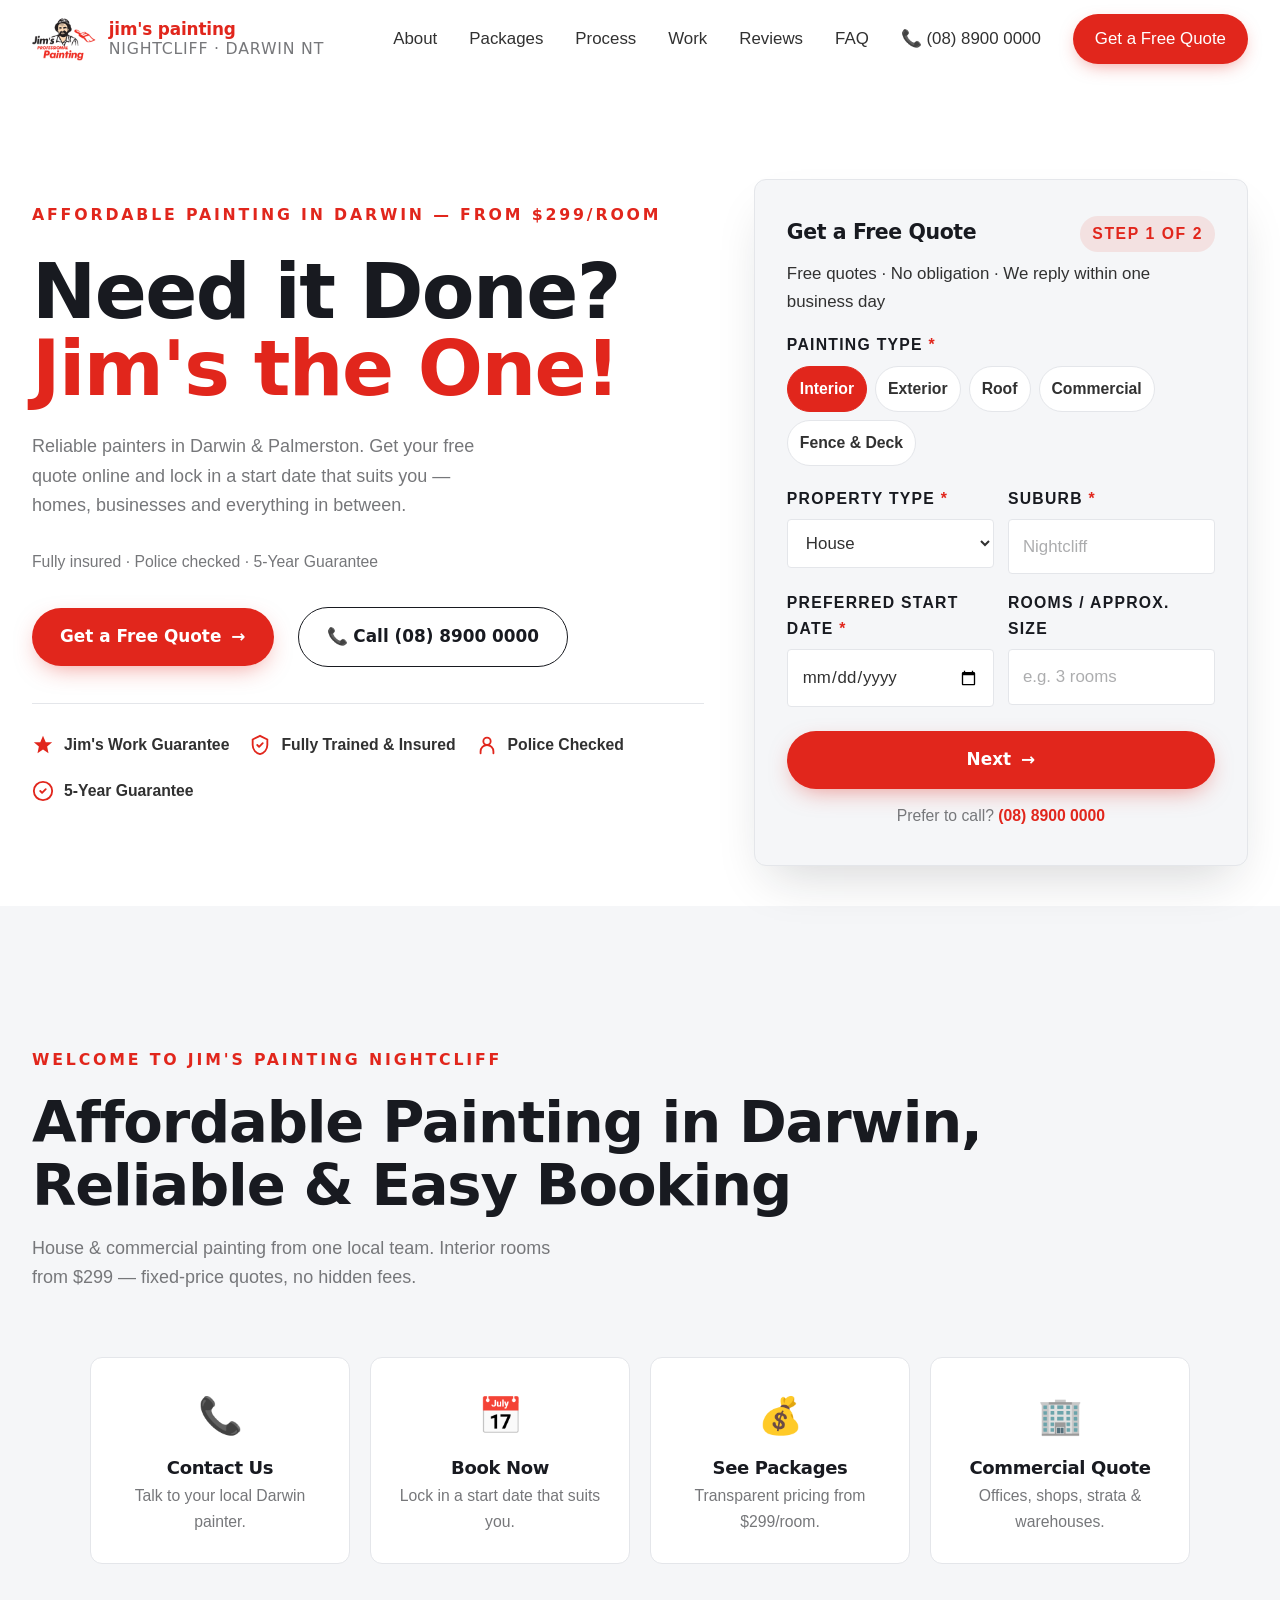
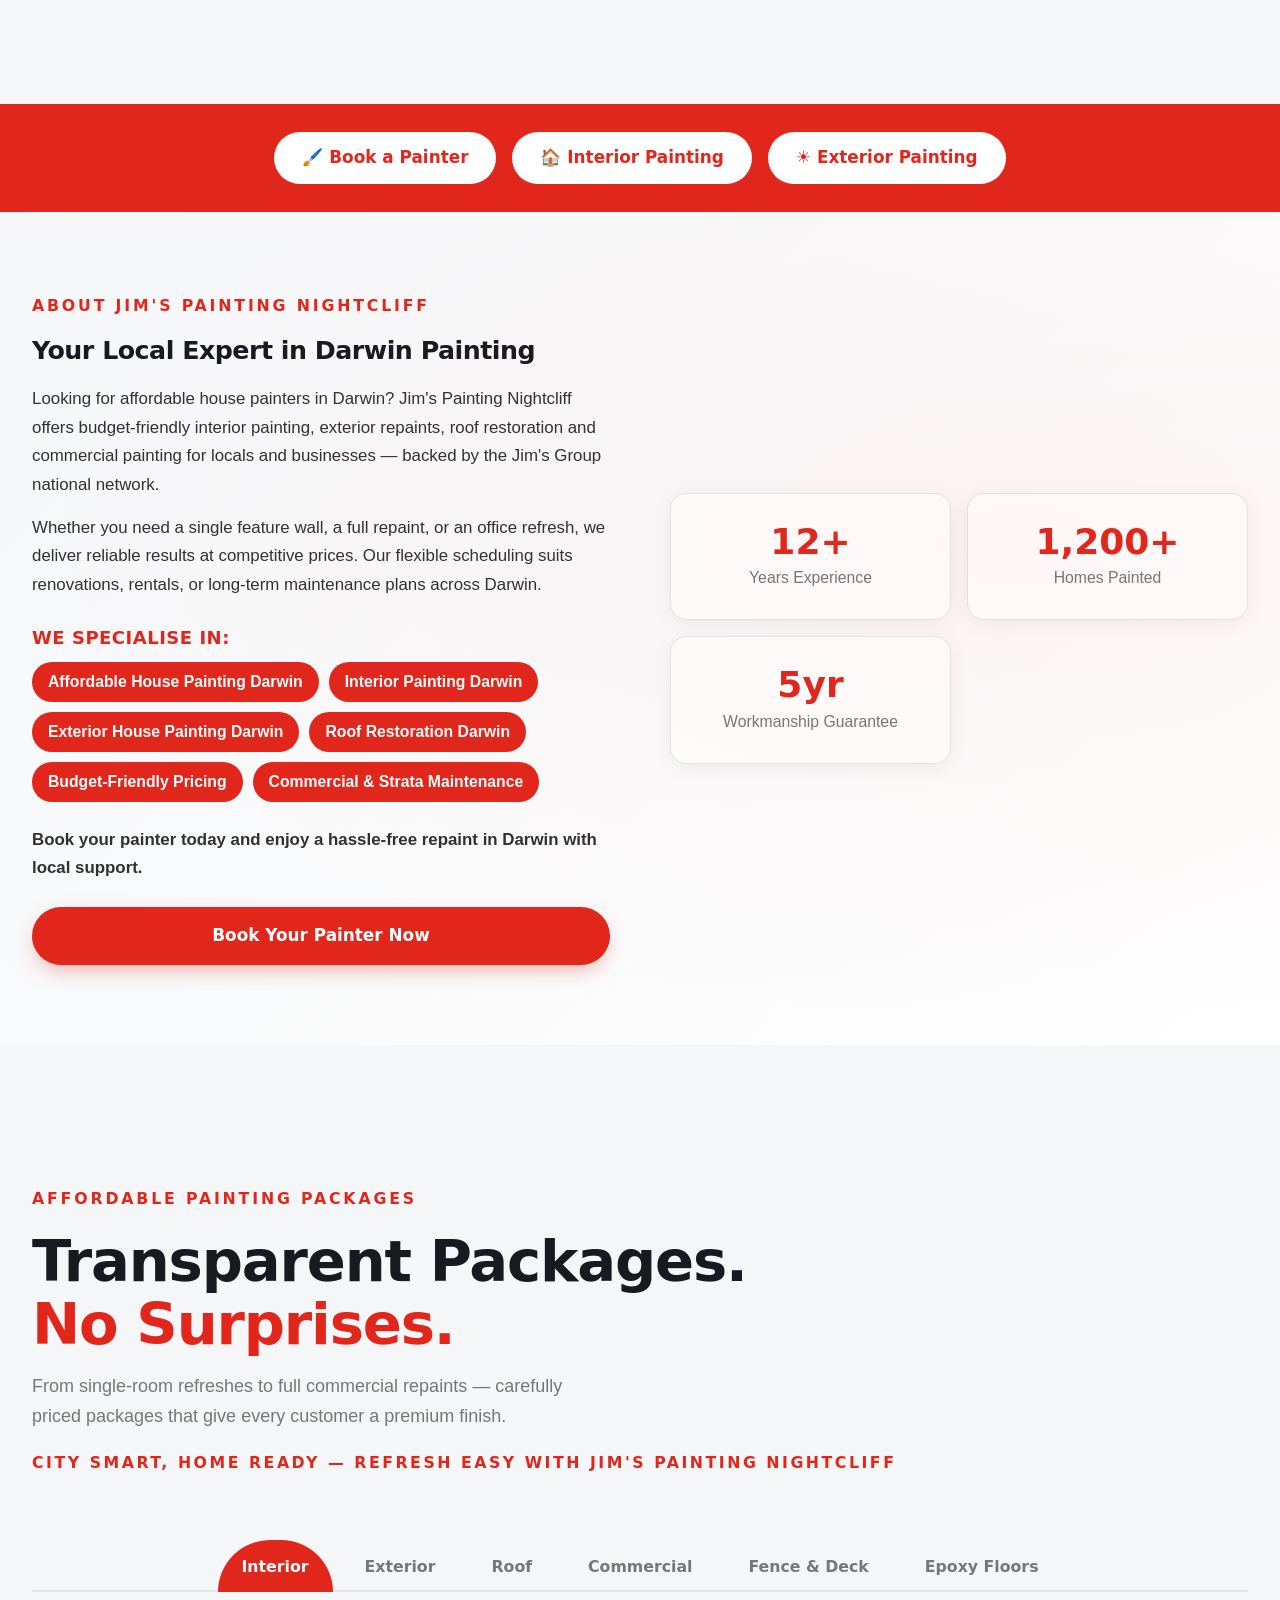
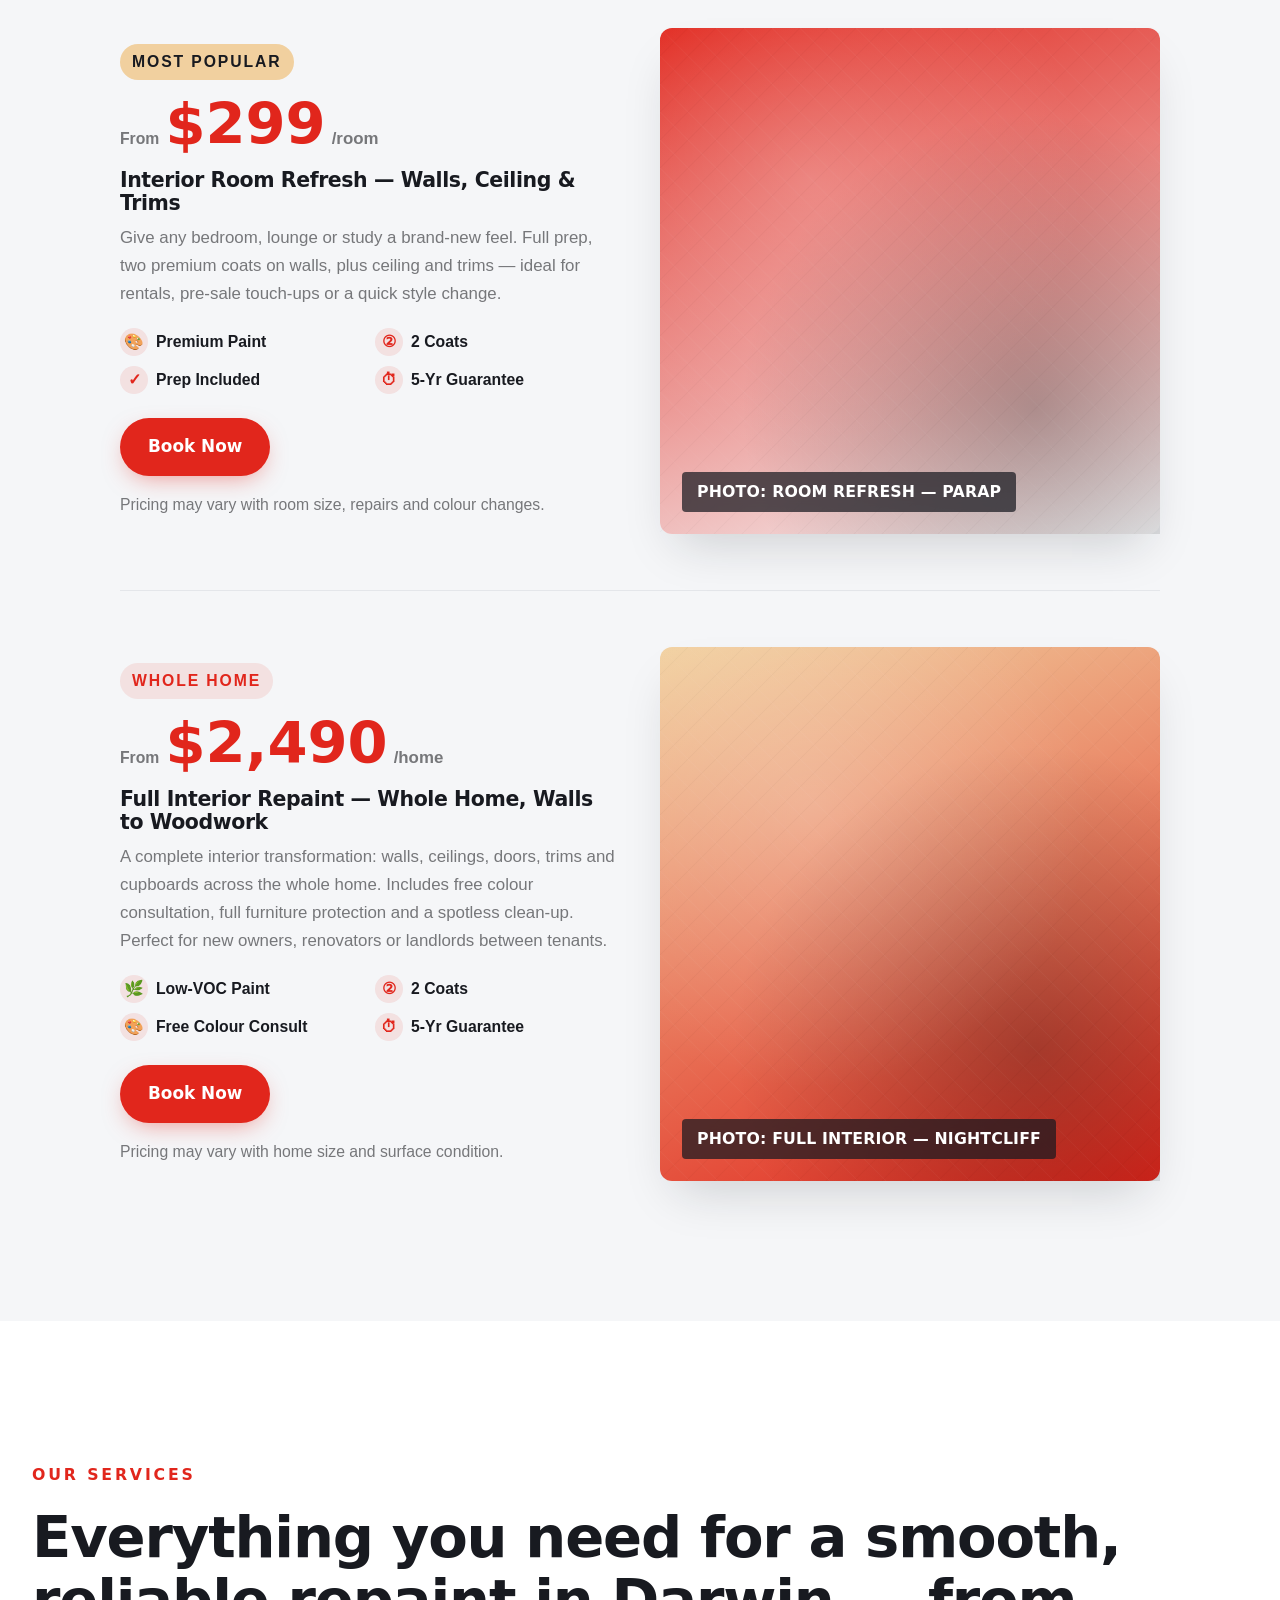
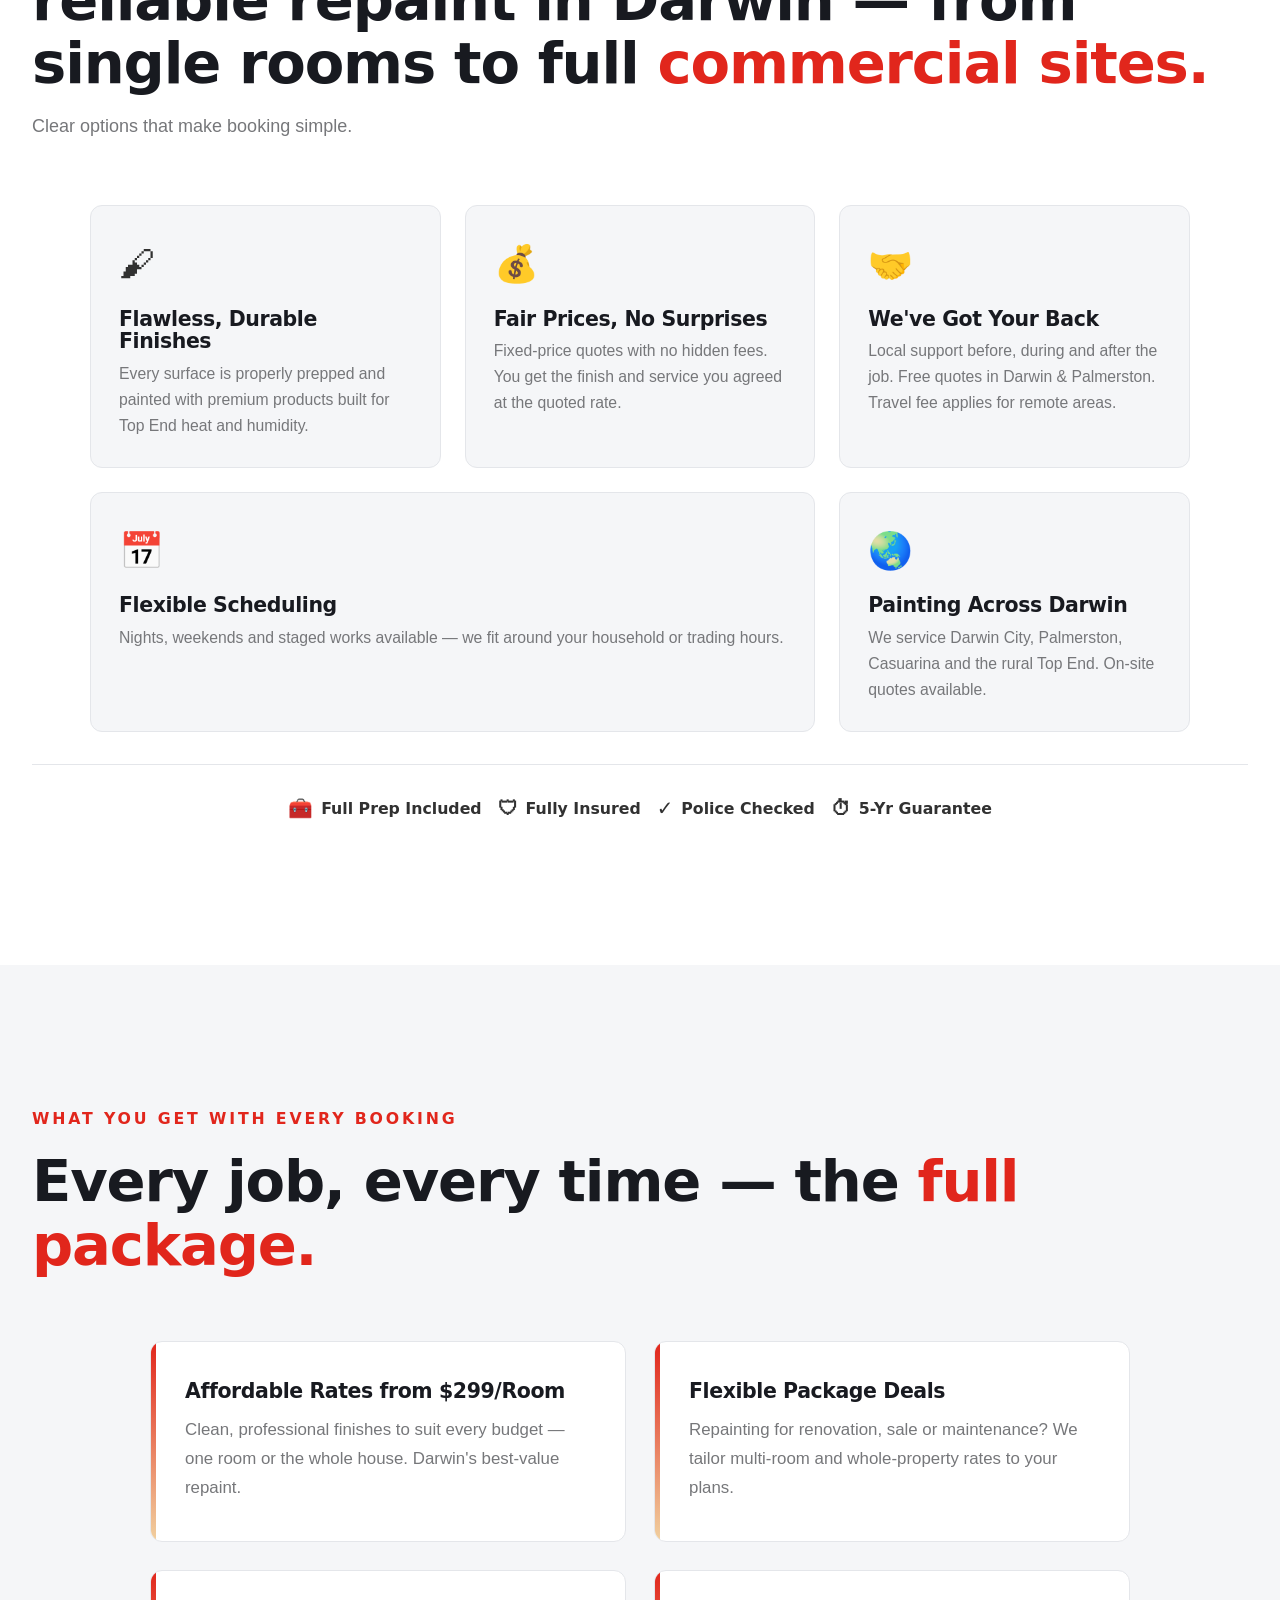
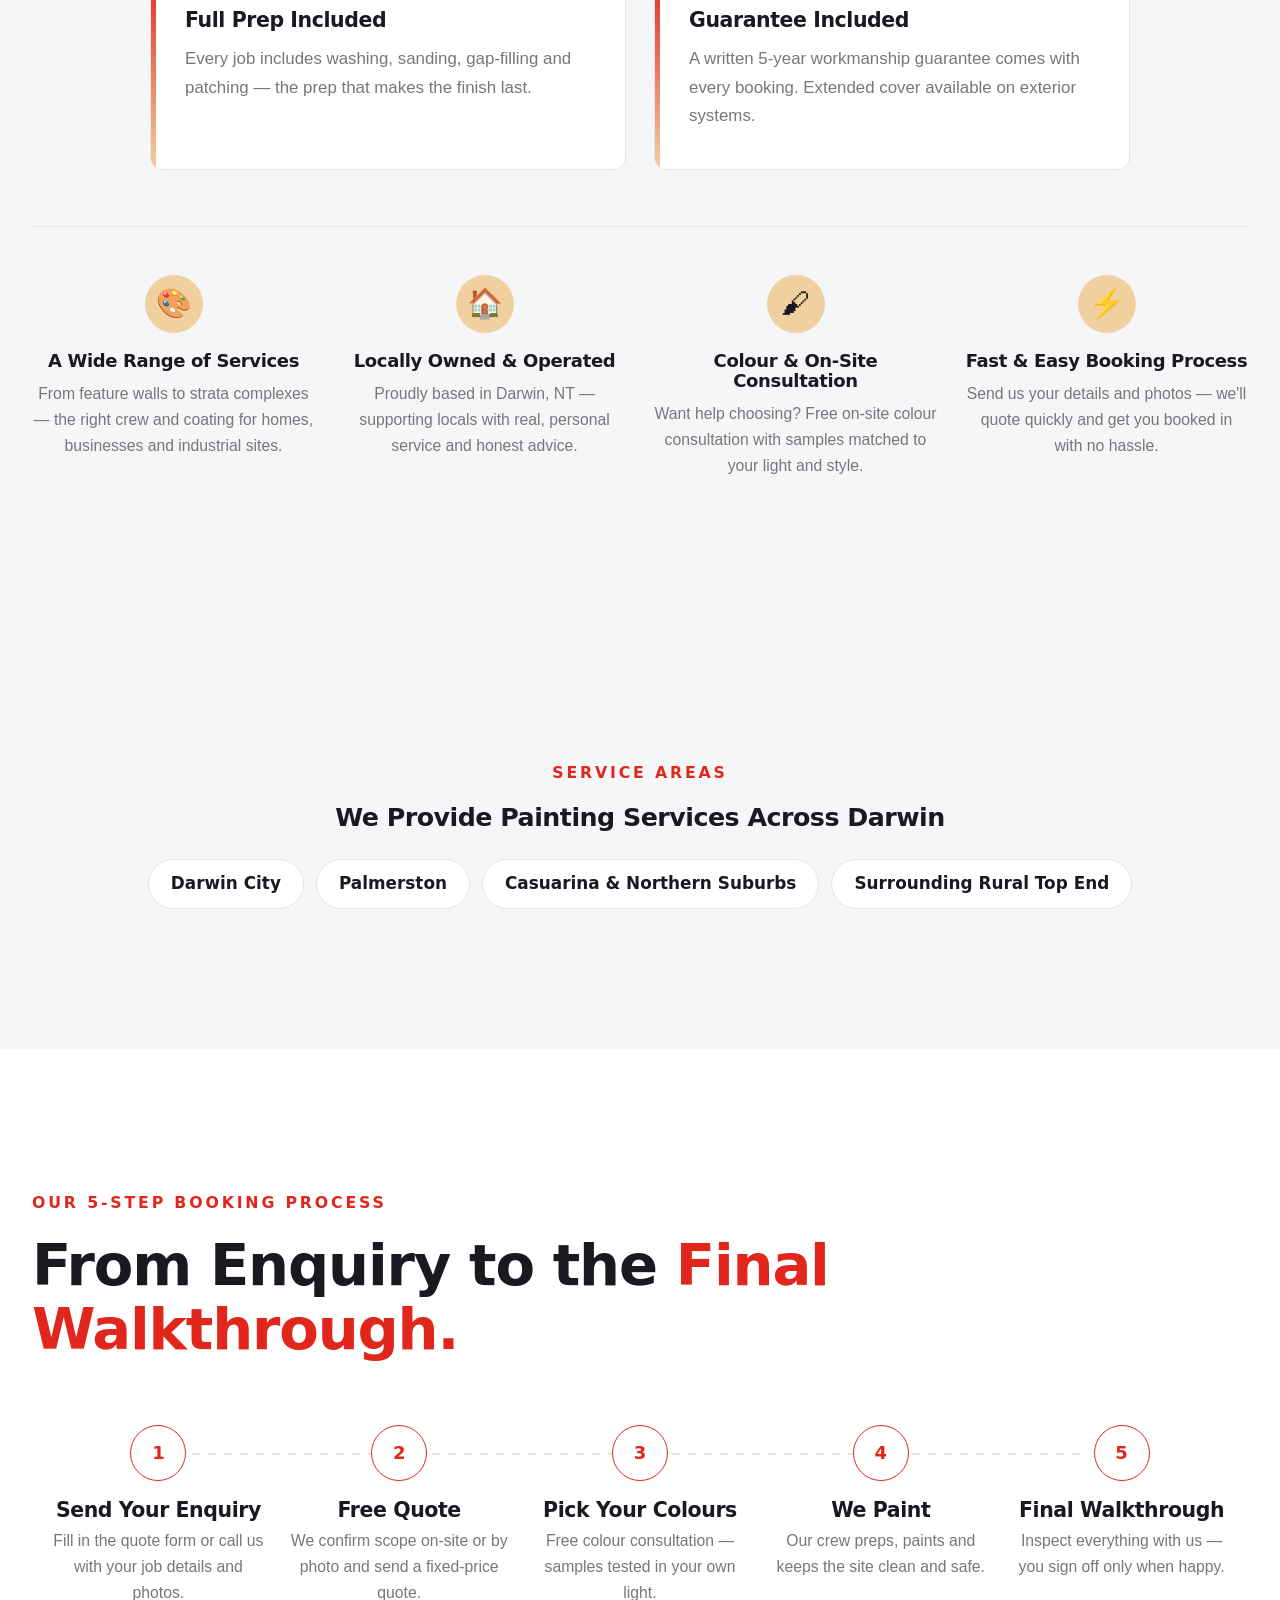
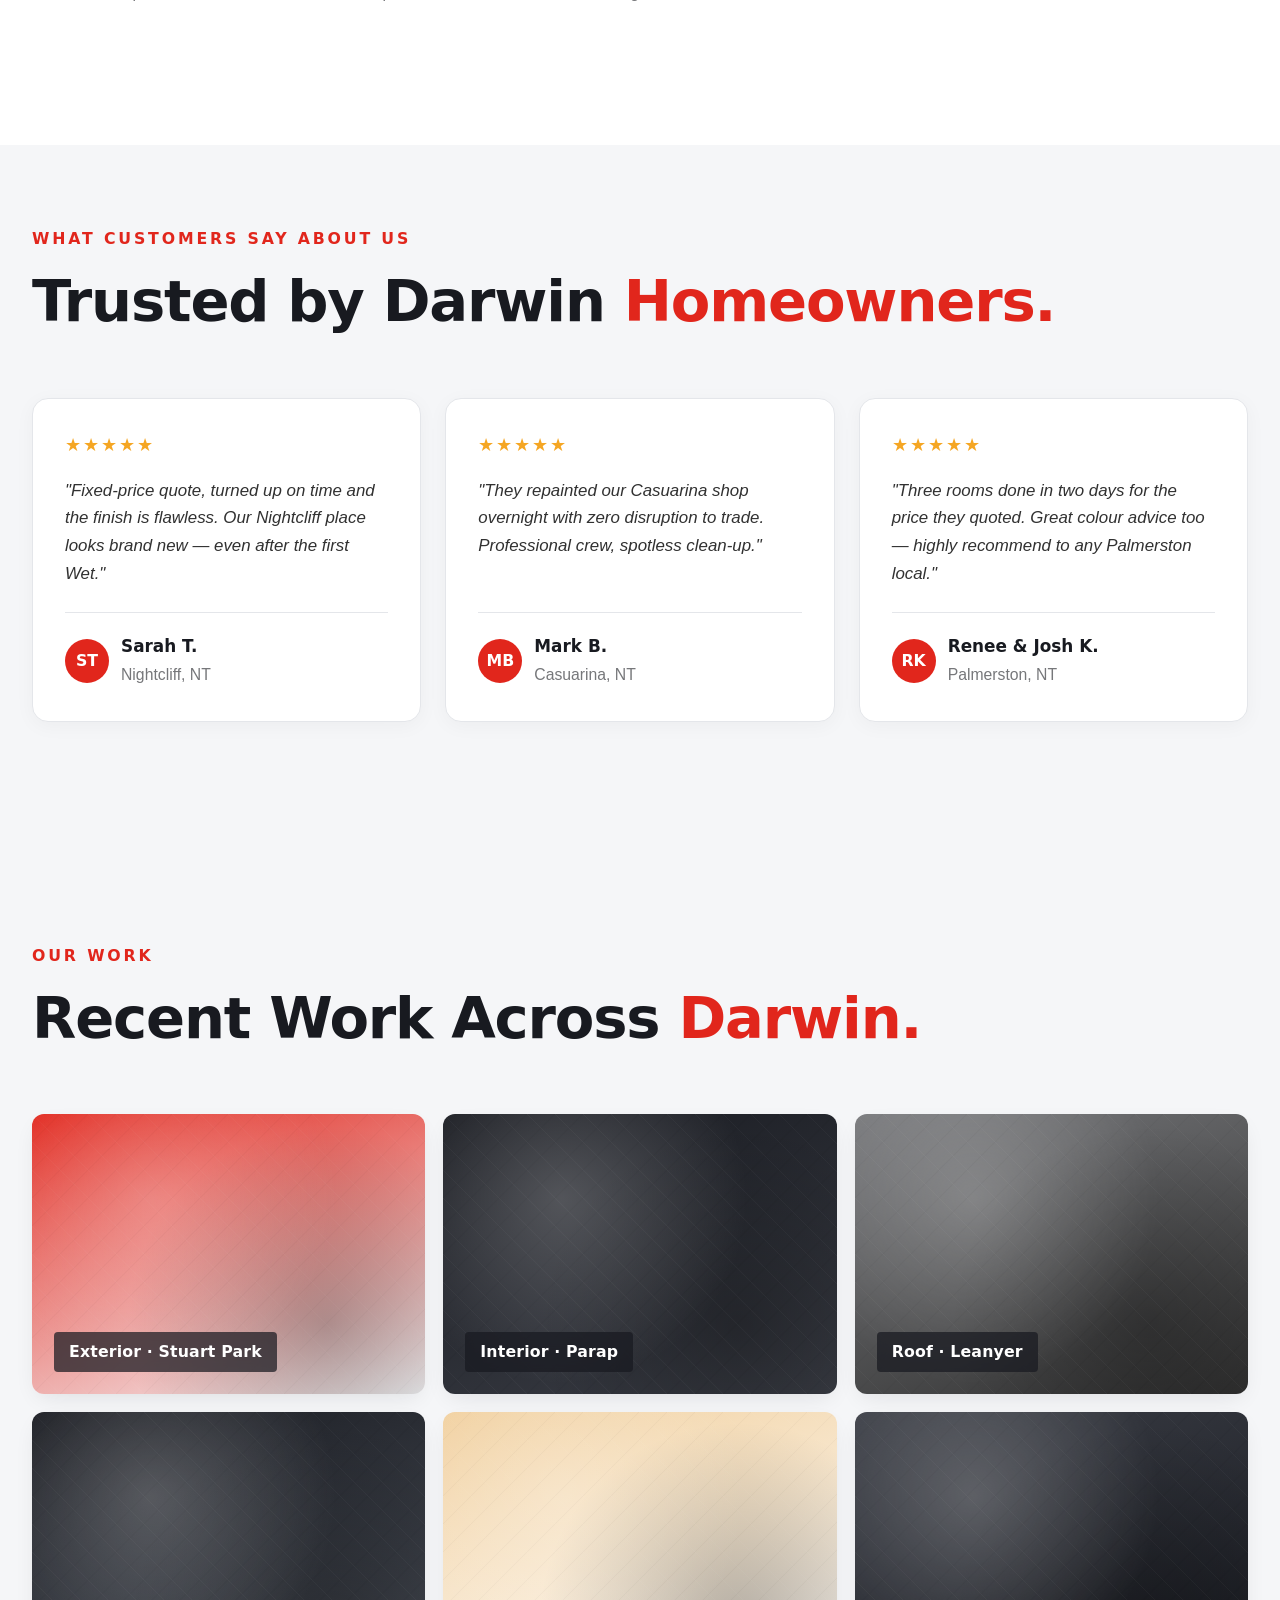
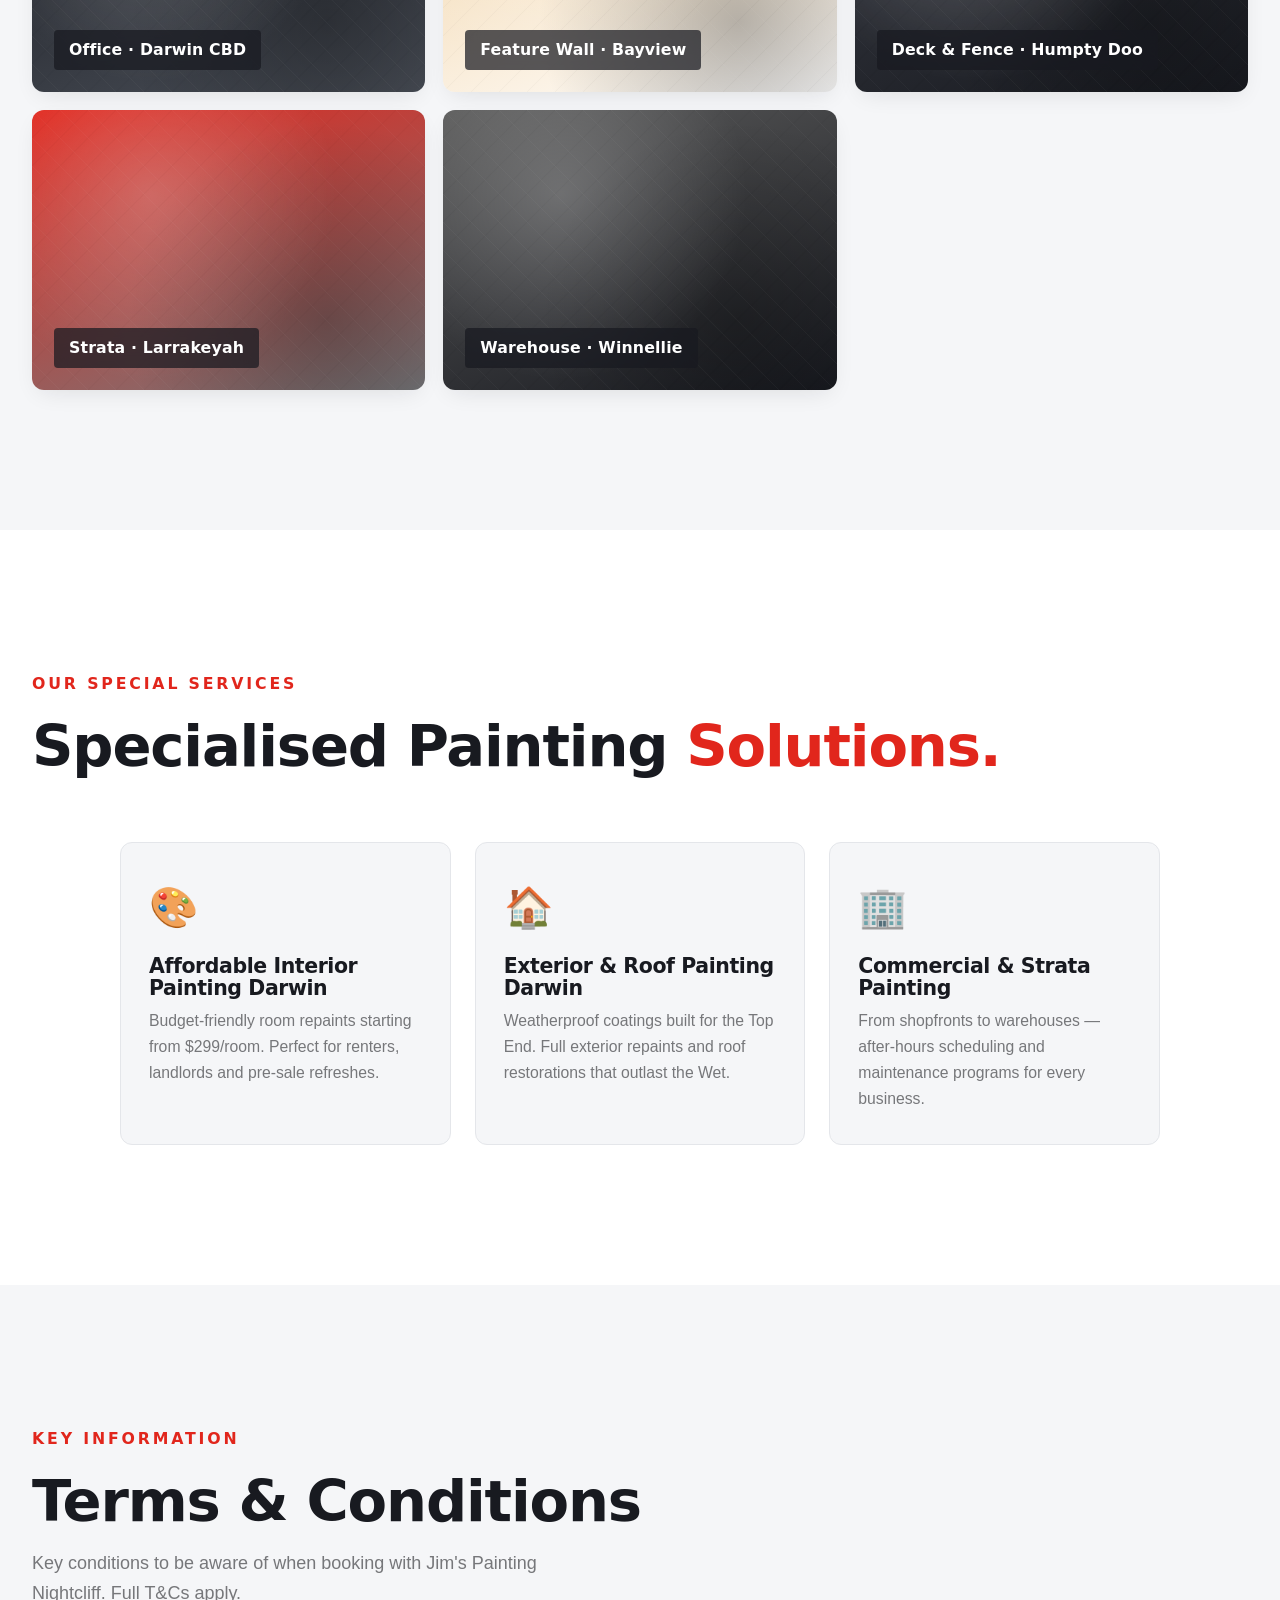
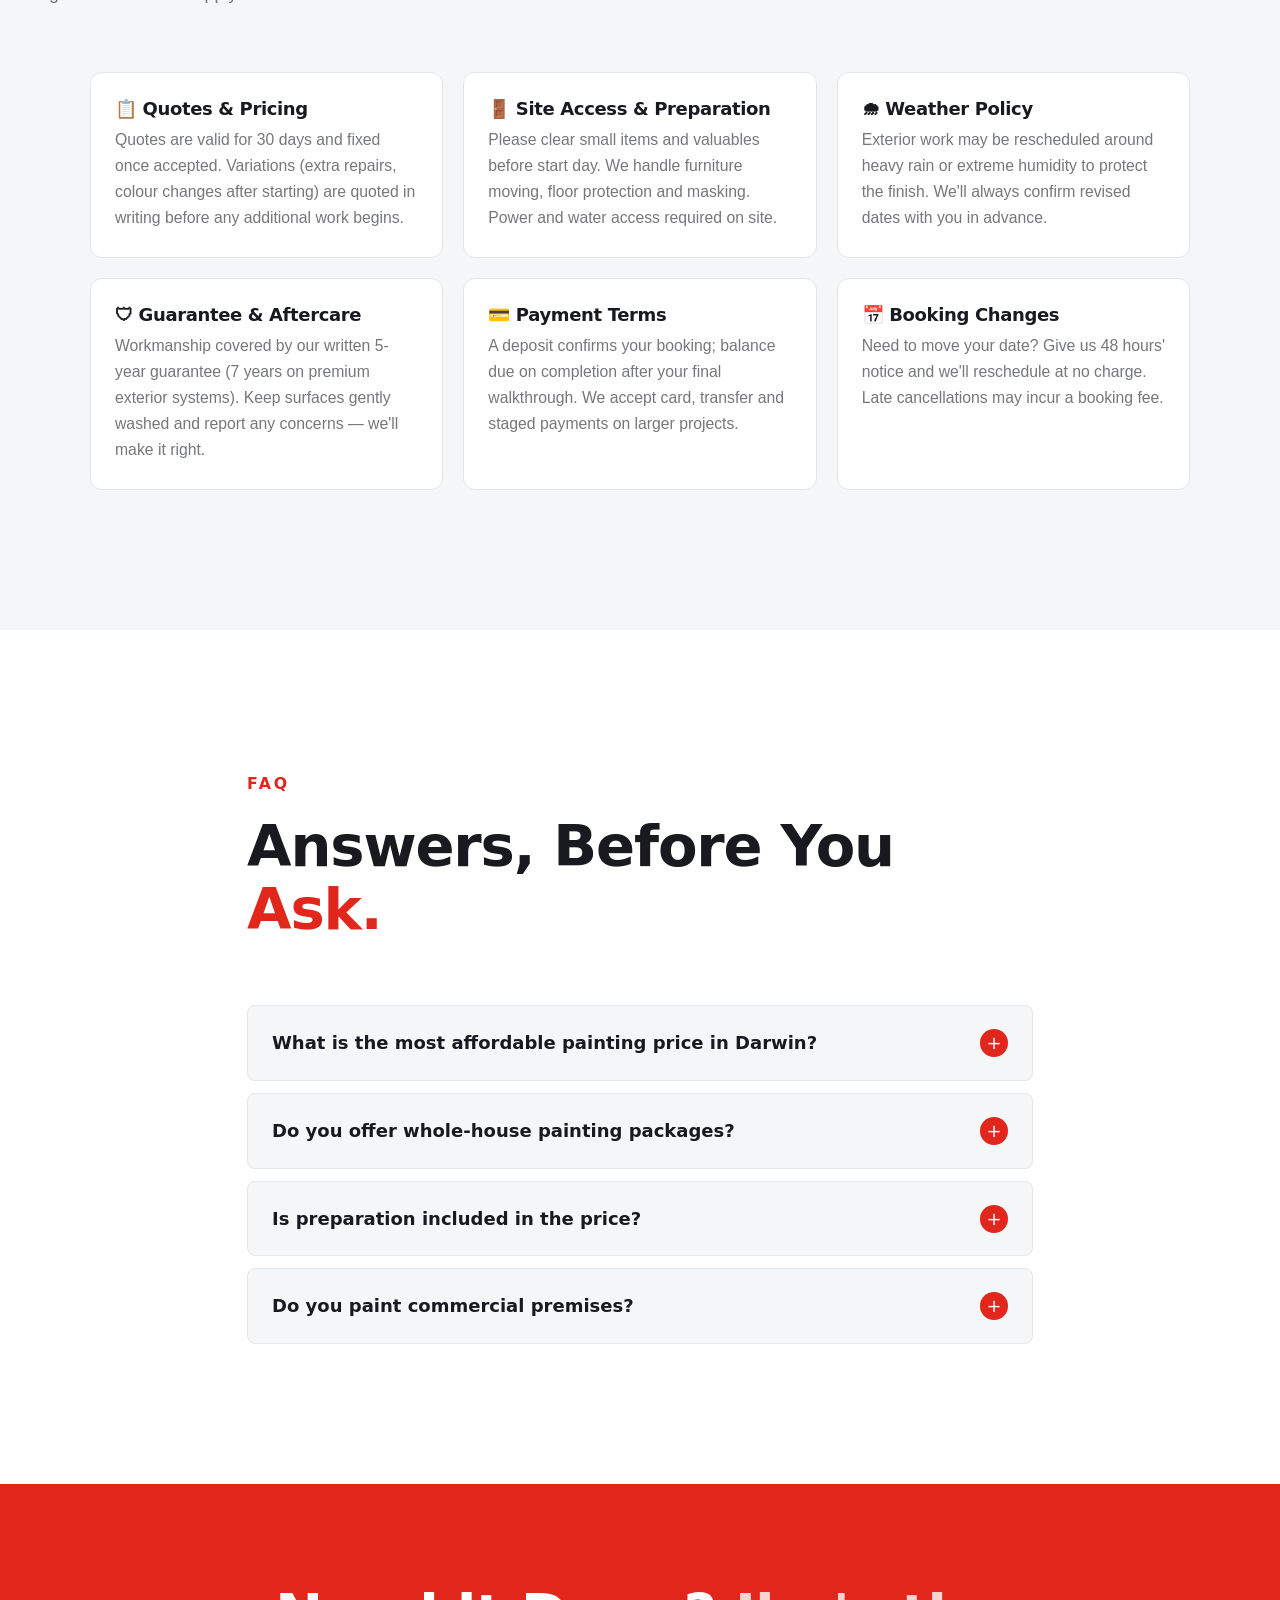
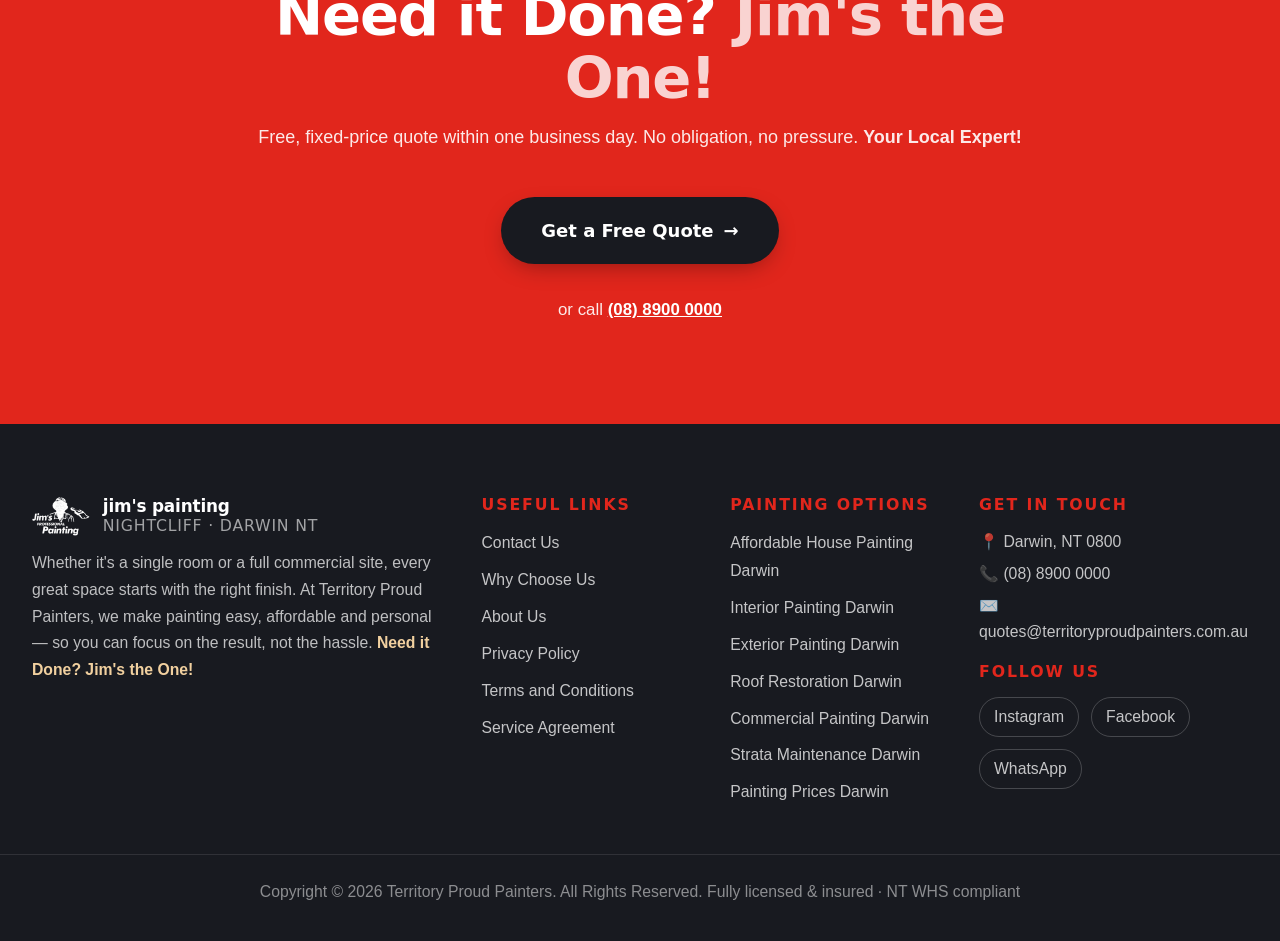
<file: index.html>
<!DOCTYPE html>
<html lang="en-AU">
<head>
<meta charset="UTF-8">
<meta name="viewport" content="width=device-width, initial-scale=1.0">
<title>Jim's Painting Nightcliff — Affordable Painters Darwin | From $299/Room</title>
<meta name="description" content="Jim's Painting Nightcliff — affordable house & commercial painting in Darwin from $299/room. Backed by Jim's Group. Fixed-price quotes, 5-year guarantee, police-checked crews. Need it Done? Jim's the One!">
<meta name="theme-color" content="#e1261c">

<meta property="og:title" content="Jim's Painting Nightcliff — Affordable Painters Darwin">
<meta property="og:description" content="From $299/room. Fixed-price quotes, 5-year guarantee. Backed by Jim's Group. Need it Done? Jim's the One!">
<meta property="og:type" content="website">

<link rel="canonical" href="https://jimspaintingnightcliff.com.au/">
<link rel="preconnect" href="https://fonts.googleapis.com">
<link rel="stylesheet" href="css/styles.css?v=jpn3">

<script type="application/ld+json">
{
  "@context": "https://schema.org",
  "@type": "HousePainter",
  "name": "Jim's Painting Nightcliff",
  "description": "Affordable house & commercial painting in Darwin, backed by Jim's Group. Interior, exterior, roof, commercial painting from $299/room.",
  "parentOrganization": {"@type":"Organization","name":"Jim's Group","url":"https://jimspainting.com.au"},
  "slogan": "Need it Done? Jim's the One!",
  "areaServed": ["Darwin","Palmerston","Casuarina","Nightcliff","Top End NT"],
  "telephone": "+61 8 8900 0000",
  "email": "quotes@territoryproudpainters.com.au",
  "priceRange": "From $299/room",
  "address": {"@type":"PostalAddress","addressLocality":"Darwin","addressRegion":"NT","postalCode":"0800","addressCountry":"AU"}
}
</script>
<style>
  /* Futura isn't a web font — load it via font-face if licensed, else rely on system fallbacks.
     Arial is universally available. The --font-head/--font-body tokens in styles.css handle the stack. */
</style>
</head>
<body>

<div class="scroll-progress" id="scrollProgress"></div>

<!-- ============ HEADER ============ -->
<header class="header" id="top">
  <div class="wrap header-row">
    <a href="#top" class="brand" aria-label="Jim's Painting Nightcliff — home">
      <img src="assets/img/jims-painting-logo.png" alt="Jim's Painting" class="brand-logo" width="140" height="95">
      <span class="brand-text"><strong>jim's painting</strong><small>NIGHTCLIFF · DARWIN NT</small></span>
    </a>
    <nav class="nav" id="nav" aria-label="Primary">
      <a href="#welcome">About</a>
      <a href="#packages">Packages</a>
      <a href="#process">Process</a>
      <a href="#gallery">Work</a>
      <a href="#reviews">Reviews</a>
      <a href="#faq">FAQ</a>
      <a href="tel:+61889000000" class="nav-phone">📞 (08) 8900 0000</a>
      <a href="#quote" class="nav-cta">Get a Free Quote</a>
    </nav>
    <button class="burger" id="burger" aria-label="Menu" aria-expanded="false"><span></span><span></span></button>
  </div>
</header>

<main>
<!-- ============ HERO ============ -->
<section class="hero" id="quote">
  <div class="wrap hero-grid">
    <div class="hero-copy reveal">
      <span class="eyebrow">Affordable Painting in Darwin — From $299/Room</span>
      <h1>Need it Done?<br><em>Jim's the One!</em></h1>
      <p class="hero-sub">Reliable painters in Darwin &amp; Palmerston. Get your free quote online and lock in a start date that suits you — homes, businesses and everything in between.</p>

      <div class="hero-trust">
        <span>Fully insured · Police checked · 5-Year Guarantee</span>
      </div>

      <div class="hero-ctas">
        <a href="#quote-form-card" class="btn btn-primary magnetic" data-magnetic>Get a Free Quote <span>→</span></a>
        <a href="tel:+61889000000" class="btn btn-outline">📞 Call (08) 8900 0000</a>
      </div>

      <div class="franchise-badges">
        <span class="f-badge">
          <svg viewBox="0 0 24 24" fill="currentColor"><path d="M12 2l3 7h7l-5.5 4.5L18 21l-6-4-6 4 1.5-7.5L2 9h7z"/></svg>
          Jim's Work Guarantee
        </span>
        <span class="f-badge">
          <svg viewBox="0 0 24 24" fill="none" stroke="currentColor" stroke-width="2"><path d="M12 2L4 6v6c0 5 3.5 9 8 10 4.5-1 8-5 8-10V6l-8-4z"/><path d="M9 12l2 2 4-4" stroke-linecap="round" stroke-linejoin="round"/></svg>
          Fully Trained &amp; Insured
        </span>
        <span class="f-badge">
          <svg viewBox="0 0 24 24" fill="none" stroke="currentColor" stroke-width="2"><circle cx="12" cy="8" r="4"/><path d="M5 21v-2a7 7 0 0 1 14 0v2" stroke-linecap="round"/></svg>
          Police Checked
        </span>
        <span class="f-badge">
          <svg viewBox="0 0 24 24" fill="none" stroke="currentColor" stroke-width="2"><path d="M9 12l2 2 4-4" stroke-linecap="round" stroke-linejoin="round"/><circle cx="12" cy="12" r="10"/></svg>
          5-Year Guarantee
        </span>
      </div>
    </div>

    <!-- 2-STEP FORM CARD -->
    <div class="quote-card reveal" id="quote-form-card">
      <div class="qc-head">
        <h2>Get a Free Quote</h2>
        <div class="step-pill" id="stepPill">Step 1 of 2</div>
      </div>

      <form id="leadForm" novalidate>
        <!-- STEP 1 -->
        <div class="fstep active" data-step="1">
          <p class="ftrust">Free quotes · No obligation · We reply within one business day</p>
          <label class="lbl">Painting Type <span class="req">*</span></label>
          <div class="chips" role="radiogroup" aria-label="Painting type">
            <input type="radio" name="painting_type" id="t-int" value="Interior" checked><label for="t-int">Interior</label>
            <input type="radio" name="painting_type" id="t-ext" value="Exterior"><label for="t-ext">Exterior</label>
            <input type="radio" name="painting_type" id="t-roof" value="Roof"><label for="t-roof">Roof</label>
            <input type="radio" name="painting_type" id="t-com" value="Commercial"><label for="t-com">Commercial</label>
            <input type="radio" name="painting_type" id="t-fence" value="Fence & Deck"><label for="t-fence">Fence &amp; Deck</label>
          </div>
          <div class="grid-2">
            <div><label class="lbl" for="ptype">Property Type <span class="req">*</span></label><select id="ptype" name="property_type" required>
              <option value="House" selected>House</option><option value="Unit">Unit</option><option value="Office">Office</option><option value="Shop">Shop</option><option value="Strata">Strata</option>
            </select></div>
            <div><label class="lbl" for="suburb">Suburb <span class="req">*</span></label><input type="text" id="suburb" name="suburb" placeholder="Nightcliff" required></div>
          </div>
          <div class="grid-2">
            <div><label class="lbl" for="sdate">Preferred Start Date <span class="req">*</span></label><input type="date" id="sdate" name="start_date" required></div>
            <div><label class="lbl" for="rooms">Rooms / Approx. Size</label><input type="text" id="rooms" name="rooms" placeholder="e.g. 3 rooms"></div>
          </div>
          <button type="button" class="btn btn-primary btn-block" id="nextBtn">Next <span>→</span></button>
          <p class="prefer-call">Prefer to call? <a href="tel:+61889000000">(08) 8900 0000</a></p>
        </div>
        <!-- STEP 2 -->
        <div class="fstep" data-step="2">
          <p class="fstep-title">Where do we send your quote?</p>
          <div class="grid-2">
            <div><label class="lbl" for="name">Name <span class="req">*</span></label><input type="text" id="name" name="name" placeholder="Your name" required></div>
            <div><label class="lbl" for="phone">Phone <span class="req">*</span></label><input type="tel" id="phone" name="phone" placeholder="04xx xxx xxx" required></div>
          </div>
          <label class="lbl" for="email">Email <span class="req">*</span></label>
          <input type="email" id="email" name="email" placeholder="you@email.com" required>
          <label class="lbl" for="address">Address <span class="req">*</span></label>
          <input type="text" id="address" name="address" placeholder="Street, suburb, postcode" required>
          <div class="factions">
            <button type="button" class="btn-back" id="backBtn"><span>←</span> Back</button>
            <button type="submit" class="btn btn-primary">Get my free quote</button>
          </div>
          <p class="guarantee-line">🔒 No obligation. No pressure. Backed by Jim's Work Guarantee.</p>
        </div>
        <!-- SUCCESS -->
        <div class="fsuccess" aria-live="polite">
          <svg width="52" height="52" viewBox="0 0 52 52"><circle cx="26" cy="26" r="24" stroke="#e1261c" stroke-width="2" fill="#f5f6f8"/><path d="M16 27l7 7 14-14" stroke="#e1261c" stroke-width="3" fill="none" stroke-linecap="round" stroke-linejoin="round"/></svg>
          <h3>Quote received — we're on it.</h3>
          <p>Reply within one business day. Check your phone &amp; email.</p>
        </div>
      </form>
    </div>
  </div>
</section>

<!-- ============ WELCOME / INTRO (4 CTA cards) ============ -->
<section class="welcome" id="welcome">
  <div class="wrap">
    <div class="section-head center reveal">
      <span class="eyebrow">Welcome to Jim's Painting Nightcliff</span>
      <h2>Affordable Painting in Darwin,<br>Reliable &amp; Easy Booking</h2>
      <p class="section-sub">House &amp; commercial painting from one local team. Interior rooms from $299 — fixed-price quotes, no hidden fees.</p>
    </div>
    <div class="cta-cards">
      <a href="#quote" class="cta-card reveal">
        <span class="cta-icon">📞</span>
        <h3>Contact Us</h3>
        <p>Talk to your local Darwin painter.</p>
      </a>
      <a href="#quote" class="cta-card reveal">
        <span class="cta-icon">📅</span>
        <h3>Book Now</h3>
        <p>Lock in a start date that suits you.</p>
      </a>
      <a href="#packages" class="cta-card reveal">
        <span class="cta-icon">💰</span>
        <h3>See Packages</h3>
        <p>Transparent pricing from $299/room.</p>
      </a>
      <a href="#quote" class="cta-card reveal">
        <span class="cta-icon">🏢</span>
        <h3>Commercial Quote</h3>
        <p>Offices, shops, strata &amp; warehouses.</p>
      </a>
    </div>
  </div>
</section>

<!-- ============ SERVICES STRIP ============ -->
<section class="services-strip">
  <div class="wrap">
    <div class="service-buttons reveal">
      <a href="#packages" class="service-btn">🖌️ Book a Painter</a>
      <a href="#packages" class="service-btn">🏠 Interior Painting</a>
      <a href="#packages" class="service-btn">☀️ Exterior Painting</a>
    </div>
  </div>
</section>

<!-- ============ ABOUT ============ -->
<section class="about" id="about">
  <div class="wrap reveal">
    <div class="about-grid">
      <div class="about-copy">
        <span class="eyebrow">About Jim's Painting Nightcliff</span>
        <h2>Your Local Expert in Darwin Painting</h2>
        <p>Looking for affordable house painters in Darwin? Jim's Painting Nightcliff offers budget-friendly interior painting, exterior repaints, roof restoration and commercial painting for locals and businesses — backed by the Jim's Group national network.</p>
        <p>Whether you need a single feature wall, a full repaint, or an office refresh, we deliver reliable results at competitive prices. Our flexible scheduling suits renovations, rentals, or long-term maintenance plans across Darwin.</p>
        <h3 class="about-sub">We specialise in:</h3>
        <ul class="spec-list">
          <li>Affordable House Painting Darwin</li>
          <li>Interior Painting Darwin</li>
          <li>Exterior House Painting Darwin</li>
          <li>Roof Restoration Darwin</li>
          <li>Budget-Friendly Pricing</li>
          <li>Commercial &amp; Strata Maintenance</li>
        </ul>
        <p class="about-cta-line">Book your painter today and enjoy a hassle-free repaint in Darwin with local support.</p>
        <a href="#quote" class="btn btn-primary btn-block">Book Your Painter Now</a>
      </div>
      <div class="about-visual">
        <div class="about-card">
          <span class="about-card-num">12+</span>
          <span class="about-card-label">Years Experience</span>
        </div>
        <div class="about-card">
          <span class="about-card-num">1,200+</span>
          <span class="about-card-label">Homes Painted</span>
        </div>
        <div class="about-card">
          <span class="about-card-num">5yr</span>
          <span class="about-card-label">Workmanship Guarantee</span>
        </div>
      </div>
    </div>
  </div>
</section>

<!-- ============ PACKAGES (6 tabs) ============ -->
<section class="packages" id="packages">
  <div class="wrap">
    <div class="section-head reveal">
      <span class="eyebrow">Affordable Painting Packages</span>
      <h2>Transparent Packages.<br><em>No Surprises.</em></h2>
      <p class="section-sub">From single-room refreshes to full commercial repaints — carefully priced packages that give every customer a premium finish.</p>
      <p class="section-tagline">CITY SMART, HOME READY — REFRESH EASY WITH JIM'S PAINTING NIGHTCLIFF</p>
    </div>

    <!-- Tab buttons -->
    <div class="pkg-tabs reveal" role="tablist">
      <button class="pkg-tab active" data-tab="interior" role="tab">Interior</button>
      <button class="pkg-tab" data-tab="exterior" role="tab">Exterior</button>
      <button class="pkg-tab" data-tab="roof" role="tab">Roof</button>
      <button class="pkg-tab" data-tab="commercial" role="tab">Commercial</button>
      <button class="pkg-tab" data-tab="fence" role="tab">Fence &amp; Deck</button>
      <button class="pkg-tab" data-tab="epoxy" role="tab">Epoxy Floors</button>
    </div>

    <!-- Tab panels -->
    <div class="pkg-panels">
      <!-- Interior -->
      <div class="pkg-panel active" data-panel="interior">
        <div class="pkg-detail">
          <div class="pkg-info">
            <span class="pkg-tag pkg-tag-pop">Most Popular</span>
            <div class="pkg-price"><span class="cur">From</span><span class="amt">$299</span><span class="unit">/room</span></div>
            <h3>Interior Room Refresh — Walls, Ceiling &amp; Trims</h3>
            <p class="pkg-desc">Give any bedroom, lounge or study a brand-new feel. Full prep, two premium coats on walls, plus ceiling and trims — ideal for rentals, pre-sale touch-ups or a quick style change.</p>
            <ul class="pkg-features">
              <li><span class="feat-ico">🎨</span> Premium Paint</li>
              <li><span class="feat-ico">②</span> 2 Coats</li>
              <li><span class="feat-ico">✓</span> Prep Included</li>
              <li><span class="feat-ico">⏱</span> 5-Yr Guarantee</li>
            </ul>
            <a href="#quote" class="btn btn-primary">Book Now</a>
            <p class="pkg-note">Pricing may vary with room size, repairs and colour changes.</p>
          </div>
          <div class="pkg-photo photo-illus" style="background:linear-gradient(160deg,#e1261c,#f5f6f8);"><span>PHOTO: ROOM REFRESH — PARAP</span></div>
        </div>
        <!-- Full Interior Repaint -->
        <div class="pkg-detail pkg-detail-alt">
          <div class="pkg-info">
            <span class="pkg-tag">Whole Home</span>
            <div class="pkg-price"><span class="cur">From</span><span class="amt">$2,490</span><span class="unit">/home</span></div>
            <h3>Full Interior Repaint — Whole Home, Walls to Woodwork</h3>
            <p class="pkg-desc">A complete interior transformation: walls, ceilings, doors, trims and cupboards across the whole home. Includes free colour consultation, full furniture protection and a spotless clean-up. Perfect for new owners, renovators or landlords between tenants.</p>
            <ul class="pkg-features">
              <li><span class="feat-ico">🌿</span> Low-VOC Paint</li>
              <li><span class="feat-ico">②</span> 2 Coats</li>
              <li><span class="feat-ico">🎨</span> Free Colour Consult</li>
              <li><span class="feat-ico">⏱</span> 5-Yr Guarantee</li>
            </ul>
            <a href="#quote" class="btn btn-primary">Book Now</a>
            <p class="pkg-note">Pricing may vary with home size and surface condition.</p>
          </div>
          <div class="pkg-photo photo-illus" style="background:linear-gradient(160deg,#f1d09f,#e1261c);"><span>PHOTO: FULL INTERIOR — NIGHTCLIFF</span></div>
        </div>
      </div>
      <!-- Exterior -->
      <div class="pkg-panel" data-panel="exterior">
        <div class="pkg-detail">
          <div class="pkg-info">
            <span class="pkg-tag">Built for the Wet</span>
            <div class="pkg-price"><span class="cur">From</span><span class="amt">$4,900</span><span class="unit">/home</span></div>
            <h3>Exterior House Repaint — Weather-Resistant, UV-Stable</h3>
            <p class="pkg-desc">Protect and refresh your home's exterior with high-durability coatings made for NT sun, storms and humidity. Includes pressure wash, full prep, minor repairs and two coats on walls, eaves and trims — finished before the Wet hits.</p>
            <ul class="pkg-features">
              <li><span class="feat-ico">💦</span> Pressure Wash</li>
              <li><span class="feat-ico">☀</span> UV-Stable</li>
              <li><span class="feat-ico">✓</span> Repairs Included</li>
              <li><span class="feat-ico">⏱</span> 7-Yr Guarantee</li>
            </ul>
            <a href="#quote" class="btn btn-primary">Book Now</a>
            <p class="pkg-note">Pricing may vary with height access, cladding type and repairs.</p>
          </div>
          <div class="pkg-photo photo-illus" style="background:linear-gradient(160deg,#e1261c,#8B1F18);"><span>PHOTO: EXTERIOR REPAINT — PALMERSTON</span></div>
        </div>
      </div>
      <!-- Roof -->
      <div class="pkg-panel" data-panel="roof">
        <div class="pkg-detail">
          <div class="pkg-info">
            <span class="pkg-tag">Roof Restoration</span>
            <div class="pkg-price"><span class="cur">From</span><span class="amt">POA</span><span class="unit">/roof</span></div>
            <h3>Roof Restoration — Weatherproof Coatings</h3>
            <p class="pkg-desc">Full roof restoration built for the Top End. Pressure clean, repair, re-prime and apply UV-stable membrane coatings that outlast the Wet. Free on-site assessment.</p>
            <ul class="pkg-features">
              <li><span class="feat-ico">💦</span> Pressure Clean</li>
              <li><span class="feat-ico">☀</span> UV-Stable Membrane</li>
              <li><span class="feat-ico">✓</span> Repairs Included</li>
              <li><span class="feat-ico">⏱</span> 7-Yr Guarantee</li>
            </ul>
            <a href="#quote" class="btn btn-primary">Book Now</a>
            <p class="pkg-note">Free on-site assessment — tailored quote within 48 hours.</p>
          </div>
          <div class="pkg-photo photo-illus" style="background:linear-gradient(160deg,#76777a,#313131);"><span>PHOTO: ROOF RESTORATION — LEANYER</span></div>
        </div>
      </div>
      <!-- Commercial -->
      <div class="pkg-panel" data-panel="commercial">
        <div class="pkg-detail">
          <div class="pkg-info">
            <span class="pkg-tag">Commercial &amp; Strata</span>
            <div class="pkg-price"><span class="cur">From</span><span class="amt">POA</span><span class="unit">/site</span></div>
            <h3>Commercial &amp; Strata Painting — Offices, Shops, Complexes</h3>
            <p class="pkg-desc">Minimal-disruption repaints for offices, retail, strata and warehouses. Night and weekend scheduling, WHS-compliant crews, and long-life coating systems. Custom branding colours matched on request.</p>
            <ul class="pkg-features">
              <li><span class="feat-ico">🌙</span> After-Hours OK</li>
              <li><span class="feat-ico">🦺</span> WHS Compliant</li>
              <li><span class="feat-ico">🎨</span> Brand Colours</li>
              <li><span class="feat-ico">🛡</span> Insured Crews</li>
            </ul>
            <a href="#quote" class="btn btn-primary">Book Now</a>
            <p class="pkg-note">Free on-site assessment — tailored quote within 48 hours.</p>
          </div>
          <div class="pkg-photo photo-illus" style="background:linear-gradient(160deg,#181a20,#4A4F58);"><span>PHOTO: SHOPFRONT — DARWIN CBD</span></div>
        </div>
      </div>
      <!-- Fence & Deck -->
      <div class="pkg-panel" data-panel="fence">
        <div class="pkg-detail">
          <div class="pkg-info">
            <span class="pkg-tag">Fence &amp; Deck</span>
            <div class="pkg-price"><span class="cur">From</span><span class="amt">POA</span><span class="unit">/project</span></div>
            <h3>Fence &amp; Deck Painting — Stain &amp; Protection</h3>
            <p class="pkg-desc">Timber staining, deck oiling and fence painting that survives Darwin's UV and humidity. Prep, stain and seal for a finish that lasts.</p>
            <ul class="pkg-features">
              <li><span class="feat-ico">🪵</span> Timber Stain</li>
              <li><span class="feat-ico">☀</span> UV Protection</li>
              <li><span class="feat-ico">✓</span> Prep Included</li>
              <li><span class="feat-ico">⏱</span> 5-Yr Guarantee</li>
            </ul>
            <a href="#quote" class="btn btn-primary">Book Now</a>
            <p class="pkg-note">Free on-site assessment — tailored quote within 48 hours.</p>
          </div>
          <div class="pkg-photo photo-illus" style="background:linear-gradient(160deg,#3a3d45,#181a20);"><span>PHOTO: DECK &amp; FENCE — HUMPTY DOO</span></div>
        </div>
      </div>
      <!-- Epoxy Floors -->
      <div class="pkg-panel" data-panel="epoxy">
        <div class="pkg-detail">
          <div class="pkg-info">
            <span class="pkg-tag">Epoxy Floors</span>
            <div class="pkg-price"><span class="cur">From</span><span class="amt">POA</span><span class="unit">/m²</span></div>
            <h3>Epoxy Floor Coatings — Garages, Warehouses, Showrooms</h3>
            <p class="pkg-desc">Durable, chemical-resistant epoxy floor systems for garages, workshops and commercial floors. Seamless finish, easy to clean, built for heavy use.</p>
            <ul class="pkg-features">
              <li><span class="feat-ico">💪</span> Heavy-Duty</li>
              <li><span class="feat-ico">🧪</span> Chemical Resistant</li>
              <li><span class="feat-ico">✨</span> Seamless Finish</li>
              <li><span class="feat-ico">⏱</span> 7-Yr Guarantee</li>
            </ul>
            <a href="#quote" class="btn btn-primary">Book Now</a>
            <p class="pkg-note">Free on-site assessment — tailored quote within 48 hours.</p>
          </div>
          <div class="pkg-photo photo-illus" style="background:linear-gradient(160deg,#5a5a5a,#181a20);"><span>PHOTO: EPOXY FLOOR — WINNELLIE</span></div>
        </div>
      </div>
    </div>
  </div>
</section>

<!-- ============ OUR SERVICES (from territory-proud-painters.pdf p.3) ============ -->
<section class="why" id="why">
  <div class="wrap">
    <div class="section-head center reveal">
      <span class="eyebrow">Our Services</span>
      <h2>Everything you need for a smooth, reliable repaint in Darwin — from single rooms to full <em>commercial sites.</em></h2>
      <p class="section-sub">Clear options that make booking simple.</p>
    </div>
    <div class="why-grid">
      <div class="why-card reveal">
        <span class="why-ico">🖌</span>
        <h3>Flawless, Durable Finishes</h3>
        <p>Every surface is properly prepped and painted with premium products built for Top End heat and humidity.</p>
      </div>
      <div class="why-card reveal">
        <span class="why-ico">💰</span>
        <h3>Fair Prices, No Surprises</h3>
        <p>Fixed-price quotes with no hidden fees. You get the finish and service you agreed at the quoted rate.</p>
      </div>
      <div class="why-card reveal">
        <span class="why-ico">🤝</span>
        <h3>We've Got Your Back</h3>
        <p>Local support before, during and after the job. Free quotes in Darwin &amp; Palmerston. Travel fee applies for remote areas.</p>
      </div>
      <div class="why-card reveal">
        <span class="why-ico">📅</span>
        <h3>Flexible Scheduling</h3>
        <p>Nights, weekends and staged works available — we fit around your household or trading hours.</p>
      </div>
      <div class="why-card reveal">
        <span class="why-ico">🌏</span>
        <h3>Painting Across Darwin</h3>
        <p>We service Darwin City, Palmerston, Casuarina and the rural Top End. On-site quotes available.</p>
      </div>
    </div>
    <div class="why-extras reveal">
      <div class="why-extra"><span class="why-ico-sm">🧰</span> Full Prep Included</div>
      <div class="why-extra"><span class="why-ico-sm">🛡</span> Fully Insured</div>
      <div class="why-extra"><span class="why-ico-sm">✓</span> Police Checked</div>
      <div class="why-extra"><span class="why-ico-sm">⏱</span> 5-Yr Guarantee</div>
    </div>
  </div>
</section>

<!-- ============ WHAT YOU GET WITH EVERY BOOKING (territory-proud-painters.pdf) ============ -->
<section class="you-get" id="you-get">
  <div class="wrap">
    <div class="section-head center reveal">
      <span class="eyebrow">What You Get With Every Booking</span>
      <h2>Every job, every time — the <em>full package.</em></h2>
    </div>
    <div class="youget-grid">
      <div class="youget-card reveal">
        <h3>Affordable Rates from $299/Room</h3>
        <p>Clean, professional finishes to suit every budget — one room or the whole house. Darwin's best-value repaint.</p>
      </div>
      <div class="youget-card reveal">
        <h3>Flexible Package Deals</h3>
        <p>Repainting for renovation, sale or maintenance? We tailor multi-room and whole-property rates to your plans.</p>
      </div>
      <div class="youget-card reveal">
        <h3>Full Prep Included</h3>
        <p>Every job includes washing, sanding, gap-filling and patching — the prep that makes the finish last.</p>
      </div>
      <div class="youget-card reveal">
        <h3>Guarantee Included</h3>
        <p>A written 5-year workmanship guarantee comes with every booking. Extended cover available on exterior systems.</p>
      </div>
    </div>
    <div class="youget-values">
      <div class="youget-value reveal">
        <span class="youget-ico">🎨</span>
        <h4>A Wide Range of Services</h4>
        <p>From feature walls to strata complexes — the right crew and coating for homes, businesses and industrial sites.</p>
      </div>
      <div class="youget-value reveal">
        <span class="youget-ico">🏠</span>
        <h4>Locally Owned &amp; Operated</h4>
        <p>Proudly based in Darwin, NT — supporting locals with real, personal service and honest advice.</p>
      </div>
      <div class="youget-value reveal">
        <span class="youget-ico">🖌</span>
        <h4>Colour &amp; On-Site Consultation</h4>
        <p>Want help choosing? Free on-site colour consultation with samples matched to your light and style.</p>
      </div>
      <div class="youget-value reveal">
        <span class="youget-ico">⚡</span>
        <h4>Fast &amp; Easy Booking Process</h4>
        <p>Send us your details and photos — we'll quote quickly and get you booked in with no hassle.</p>
      </div>
    </div>
  </div>
</section>

<!-- ============ SERVICE AREAS ============ -->
<section class="areas">
  <div class="wrap center reveal">
    <span class="eyebrow">Service Areas</span>
    <h2>We Provide Painting Services Across Darwin</h2>
    <div class="areas-grid">
      <div class="area">Darwin City</div>
      <div class="area">Palmerston</div>
      <div class="area">Casuarina &amp; Northern Suburbs</div>
      <div class="area">Surrounding Rural Top End</div>
    </div>
  </div>
</section>

<!-- ============ 5-STEP PROCESS ============ -->
<section class="process" id="process">
  <div class="wrap">
    <div class="section-head center reveal">
      <span class="eyebrow">Our 5-Step Booking Process</span>
      <h2>From Enquiry to the <em>Final Walkthrough.</em></h2>
    </div>
    <div class="process-track">
      <div class="process-line"></div>
      <div class="pstep reveal"><span class="pstep-num">1</span><h3>Send Your Enquiry</h3><p>Fill in the quote form or call us with your job details and photos.</p></div>
      <div class="pstep reveal"><span class="pstep-num">2</span><h3>Free Quote</h3><p>We confirm scope on-site or by photo and send a fixed-price quote.</p></div>
      <div class="pstep reveal"><span class="pstep-num">3</span><h3>Pick Your Colours</h3><p>Free colour consultation — samples tested in your own light.</p></div>
      <div class="pstep reveal"><span class="pstep-num">4</span><h3>We Paint</h3><p>Our crew preps, paints and keeps the site clean and safe.</p></div>
      <div class="pstep reveal"><span class="pstep-num">5</span><h3>Final Walkthrough</h3><p>Inspect everything with us — you sign off only when happy.</p></div>
    </div>
  </div>
</section>

<!-- ============ REVIEWS ============ -->
<section class="reviews" id="reviews">
  <div class="wrap reveal">
    <div class="section-head center">
      <span class="eyebrow">What Customers Say About Us</span>
      <h2>Trusted by Darwin <em>Homeowners.</em></h2>
    </div>
    <div class="review-grid">
      <div class="review-card">
        <div class="rc-stars">★★★★★</div>
        <p class="rc-quote">"Fixed-price quote, turned up on time and the finish is flawless. Our Nightcliff place looks brand new — even after the first Wet."</p>
        <div class="rc-author">
          <div class="rc-avatar">ST</div>
          <div>
            <strong>Sarah T.</strong>
            <span>Nightcliff, NT</span>
          </div>
        </div>
      </div>
      <div class="review-card">
        <div class="rc-stars">★★★★★</div>
        <p class="rc-quote">"They repainted our Casuarina shop overnight with zero disruption to trade. Professional crew, spotless clean-up."</p>
        <div class="rc-author">
          <div class="rc-avatar">MB</div>
          <div>
            <strong>Mark B.</strong>
            <span>Casuarina, NT</span>
          </div>
        </div>
      </div>
      <div class="review-card">
        <div class="rc-stars">★★★★★</div>
        <p class="rc-quote">"Three rooms done in two days for the price they quoted. Great colour advice too — highly recommend to any Palmerston local."</p>
        <div class="rc-author">
          <div class="rc-avatar">RK</div>
          <div>
            <strong>Renee &amp; Josh K.</strong>
            <span>Palmerston, NT</span>
          </div>
        </div>
      </div>
    </div>
  </div>
</section>

<!-- ============ GALLERY (8 projects) ============ -->
<section class="gallery" id="gallery">
  <div class="wrap">
    <div class="section-head reveal">
      <span class="eyebrow">Our Work</span>
      <h2>Recent Work Across <em>Darwin.</em></h2>
    </div>
    <div class="gallery-bento">
      <figure class="gtile reveal"><div class="photo-illus" style="background:linear-gradient(160deg,#e1261c,#f5f6f8);"><span>Exterior · Stuart Park</span></div></figure>
      <figure class="gtile reveal"><div class="photo-illus" style="background:linear-gradient(160deg,#181a20,#3a3d45);"><span>Interior · Parap</span></div></figure>
      <figure class="gtile reveal"><div class="photo-illus" style="background:linear-gradient(160deg,#76777a,#313131);"><span>Roof · Leanyer</span></div></figure>
      <figure class="gtile reveal"><div class="photo-illus" style="background:linear-gradient(160deg,#181a20,#4A4F58);"><span>Office · Darwin CBD</span></div></figure>
      <figure class="gtile reveal"><div class="photo-illus" style="background:linear-gradient(160deg,#f1d09f,#ffffff);"><span>Feature Wall · Bayview</span></div></figure>
      <figure class="gtile reveal"><div class="photo-illus" style="background:linear-gradient(160deg,#3a3d45,#181a20);"><span>Deck &amp; Fence · Humpty Doo</span></div></figure>
      <figure class="gtile reveal"><div class="photo-illus" style="background:linear-gradient(160deg,#e1261c,#76777a);"><span>Strata · Larrakeyah</span></div></figure>
      <figure class="gtile reveal"><div class="photo-illus" style="background:linear-gradient(160deg,#5a5a5a,#181a20);"><span>Warehouse · Winnellie</span></div></figure>
    </div>
  </div>
</section>

<!-- ============ SPECIAL SERVICES ============ -->
<section class="special-services">
  <div class="wrap">
    <div class="section-head center reveal">
      <span class="eyebrow">Our Special Services</span>
      <h2>Specialised Painting <em>Solutions.</em></h2>
    </div>
    <div class="ss-grid">
      <div class="ss-card reveal">
        <span class="ss-ico">🎨</span>
        <h3>Affordable Interior Painting Darwin</h3>
        <p>Budget-friendly room repaints starting from $299/room. Perfect for renters, landlords and pre-sale refreshes.</p>
      </div>
      <div class="ss-card reveal">
        <span class="ss-ico">🏠</span>
        <h3>Exterior &amp; Roof Painting Darwin</h3>
        <p>Weatherproof coatings built for the Top End. Full exterior repaints and roof restorations that outlast the Wet.</p>
      </div>
      <div class="ss-card reveal">
        <span class="ss-ico">🏢</span>
        <h3>Commercial &amp; Strata Painting</h3>
        <p>From shopfronts to warehouses — after-hours scheduling and maintenance programs for every business.</p>
      </div>
    </div>
  </div>
</section>

<!-- ============ KEY INFO / T&Cs ============ -->
<section class="key-info" id="key-info">
  <div class="wrap">
    <div class="section-head center reveal">
      <span class="eyebrow">Key Information</span>
      <h2>Terms &amp; Conditions</h2>
      <p class="section-sub">Key conditions to be aware of when booking with Jim's Painting Nightcliff. Full T&amp;Cs apply.</p>
    </div>
    <div class="ki-grid">
      <div class="ki-card reveal"><h3>📋 Quotes &amp; Pricing</h3><p>Quotes are valid for 30 days and fixed once accepted. Variations (extra repairs, colour changes after starting) are quoted in writing before any additional work begins.</p></div>
      <div class="ki-card reveal"><h3>🚪 Site Access &amp; Preparation</h3><p>Please clear small items and valuables before start day. We handle furniture moving, floor protection and masking. Power and water access required on site.</p></div>
      <div class="ki-card reveal"><h3>🌧 Weather Policy</h3><p>Exterior work may be rescheduled around heavy rain or extreme humidity to protect the finish. We'll always confirm revised dates with you in advance.</p></div>
      <div class="ki-card reveal"><h3>🛡 Guarantee &amp; Aftercare</h3><p>Workmanship covered by our written 5-year guarantee (7 years on premium exterior systems). Keep surfaces gently washed and report any concerns — we'll make it right.</p></div>
      <div class="ki-card reveal"><h3>💳 Payment Terms</h3><p>A deposit confirms your booking; balance due on completion after your final walkthrough. We accept card, transfer and staged payments on larger projects.</p></div>
      <div class="ki-card reveal"><h3>📅 Booking Changes</h3><p>Need to move your date? Give us 48 hours' notice and we'll reschedule at no charge. Late cancellations may incur a booking fee.</p></div>
    </div>
  </div>
</section>

<!-- ============ FAQ ============ -->
<section class="faq" id="faq">
  <div class="wrap narrow">
    <div class="section-head reveal">
      <span class="eyebrow">FAQ</span>
      <h2>Answers, Before You <em>Ask.</em></h2>
    </div>
    <div class="accordion">
      <div class="acc reveal"><button class="acc-h" aria-expanded="false">What is the most affordable painting price in Darwin?<span class="acc-i">+</span></button><div class="acc-b"><p>Our interior room refresh starts from just $299/room, making us one of the most affordable professional painting options in Darwin. Get a fixed-price quote with no hidden fees.</p></div></div>
      <div class="acc reveal"><button class="acc-h" aria-expanded="false">Do you offer whole-house painting packages?<span class="acc-i">+</span></button><div class="acc-b"><p>Yes — our Full Interior Repaint covers the whole home (walls, ceilings, doors, trims and cupboards) from $2,490. Includes free colour consultation and furniture protection.</p></div></div>
      <div class="acc reveal"><button class="acc-h" aria-expanded="false">Is preparation included in the price?<span class="acc-i">+</span></button><div class="acc-b"><p>Yes — every quote includes full prep: cleaning, sanding, filling, masking, and furniture protection. No surprise add-ons, ever.</p></div></div>
      <div class="acc reveal"><button class="acc-h" aria-expanded="false">Do you paint commercial premises?<span class="acc-i">+</span></button><div class="acc-b"><p>Absolutely. Offices, shops, strata complexes and warehouses — WHS-compliant crews, after-hours scheduling, 48-hour quotes.</p></div></div>
    </div>
  </div>
</section>

<!-- ============ FINAL CTA ============ -->
<section class="final-cta">
  <div class="wrap narrow center reveal">
    <h2>Need it Done? <em>Jim's the One!</em></h2>
    <p>Free, fixed-price quote within one business day. No obligation, no pressure. <strong>Your Local Expert!</strong></p>
    <a href="#quote" class="btn btn-primary btn-lg magnetic" data-magnetic>Get a Free Quote <span>→</span></a>
    <p class="final-phone">or call <a href="tel:+61889000000">(08) 8900 0000</a></p>
  </div>
</section>
</main>

<!-- ============ FOOTER ============ -->
<footer class="footer">
  <div class="wrap footer-grid">
    <div class="foot-brand">
      <a href="#top" class="brand brand-foot">
        <img src="assets/img/jims-painting-logo.png" alt="Jim's Painting" class="brand-logo" width="120" height="82">
        <span class="brand-text"><strong style="color:var(--bone);">jim's painting</strong><small style="color:rgba(255,255,255,.6);">NIGHTCLIFF · DARWIN NT</small></span>
      </a>
      <p class="foot-about">Whether it's a single room or a full commercial site, every great space starts with the right finish. At Territory Proud Painters, we make painting easy, affordable and personal — so you can focus on the result, not the hassle. <strong style="color:var(--jims-gold);">Need it Done? Jim's the One!</strong></p>
    </div>
    <div class="foot-col">
      <h4>Useful Links</h4>
      <ul>
        <li><a href="#quote">Contact Us</a></li>
        <li><a href="#why">Why Choose Us</a></li>
        <li><a href="#about">About Us</a></li>
        <li><a href="#">Privacy Policy</a></li>
        <li><a href="#key-info">Terms and Conditions</a></li>
        <li><a href="#">Service Agreement</a></li>
      </ul>
    </div>
    <div class="foot-col">
      <h4>Painting Options</h4>
      <ul>
        <li><a href="#packages">Affordable House Painting Darwin</a></li>
        <li><a href="#packages">Interior Painting Darwin</a></li>
        <li><a href="#packages">Exterior Painting Darwin</a></li>
        <li><a href="#packages">Roof Restoration Darwin</a></li>
        <li><a href="#packages">Commercial Painting Darwin</a></li>
        <li><a href="#packages">Strata Maintenance Darwin</a></li>
        <li><a href="#packages">Painting Prices Darwin</a></li>
      </ul>
    </div>
    <div class="foot-col">
      <h4>Get In Touch</h4>
      <p>📍 Darwin, NT 0800</p>
      <p><a href="tel:+61889000000">📞 (08) 8900 0000</a></p>
      <p><a href="mailto:quotes@territoryproudpainters.com.au">✉️ quotes@territoryproudpainters.com.au</a></p>
      <h4 class="follow-title">Follow Us</h4>
      <div class="social">
        <a href="#" class="social-link" aria-label="Instagram">Instagram</a>
        <a href="#" class="social-link" aria-label="Facebook">Facebook</a>
        <a href="#" class="social-link" aria-label="WhatsApp">WhatsApp</a>
      </div>
    </div>
  </div>
  <div class="foot-bottom wrap">
    <p>Copyright © 2026 Territory Proud Painters. All Rights Reserved. Fully licensed &amp; insured · NT WHS compliant</p>
  </div>
</footer>

<!-- Floating mobile CTA -->
<div class="float-cta" id="floatCta">
  <a href="tel:+61889000000" class="float-call" aria-label="Call us">📞</a>
  <a href="#quote" class="btn btn-primary">Get a Free Quote</a>
</div>

<script src="js/main.js"></script>
</body>
</html>
</file>
<file: css/styles.css>
/* ============================================================
   JIM'S PAINTING NIGHTCLIFF — Jim's Group Franchise Brand System
   Qii Creative · 2026
   ------------------------------------------------------------
   Type:    Futura (primary, per style guide) + Arial (secondary)
   Palette: Jim's Red #e1261c (PMS 485 C) / Gold #f1d09f (PMS 155 C)
            White #FFFFFF / Cool Grey #76777A (PMS Cool Grey 9 C)
   Source:  Jim's Professional Painting | Style Guide (official)
   ============================================================ */

/* ---------- Design Tokens ---------- */
:root {
  /* Palette — Jim's Professional Painting Style Guide (authoritative) */
  --jims-red:      #e1261c;   /* PMS 485 C — primary brand red */
  --jims-red-dark: #b81e15;   /* hover/pressed (darker shade of PMS 485) */
  --jims-red-deep: #d12118;   /* deep variant */
  --jims-gold:     #f1d09f;   /* PMS 155 C — secondary gold/tan */
  --ink:           #181a20;   /* near-black, dark sections, footer */
  --charcoal:      #313131;   /* body text */
  --charcoal-mid:  #76777a;   /* PMS Cool Grey 9 C — captions, secondary */
  --bone:          #ffffff;   /* Opaque White */
  --cloud:         #f5f6f8;   /* light section background */
  --line:          #e4e6ea;   /* hairline borders */
  --amber:         #f5a623;   /* stars (decorative) */

  /* Typography — Futura (primary) + Arial (secondary), per style guide */
  --font-head: 'Futura', 'Futura PT', 'Avant Garde', 'Century Gothic', 'Trebuchet MS', system-ui, sans-serif;
  --font-body: 'Arial', 'Helvetica Neue', Helvetica, sans-serif;

  /* Spacing rhythm */
  --space-section: clamp(80px, 12vw, 140px);

  /* Radii */
  --r-sm: 4px;
  --r:    8px;
  --r-lg: 12px;
  --r-pill: 100px;

  /* Shadows */
  --shadow-card: 0 24px 48px -16px rgba(24,26,32,.18);
  --shadow-soft: 0 8px 24px -8px rgba(24,26,32,.12);

  /* Easing */
  --ease-out: cubic-bezier(0.16, 1, 0.3, 1);
  --maxw: 1440px;

  /* Fluid typographic scale (clamp-based; 14px floor enforced) */
  --fs-display: clamp(2.5rem, 6vw, 5rem);          /* hero H1: 40 → 80px */
  --fs-h2:      clamp(1.875rem, 4.5vw, 3.5rem);    /* section H2: 30 → 56px */
  --fs-h3:      clamp(1.125rem, 1.6vw, 1.375rem);  /* card H3: 18 → 22px */
  --fs-h4:      clamp(1rem, 1.2vw, 1.0625rem);     /* sub-heading: 16 → 17px */
  --fs-sub:     clamp(1rem, 1.3vw, 1.2rem);        /* subtitle/lede: 16 → 19px */
  --fs-body:    clamp(0.9375rem, 0.6vw, 1.0625rem);/* paragraph: 15 → 17px */
  --fs-meta:    clamp(0.875rem, 0.4vw, 0.9375rem); /* meta/caption: 14 → 15px (min 14px) */
  --fs-ui:      clamp(0.875rem, 0.3vw, 0.875rem);  /* eyebrow/label: 14px (min 14px) */
}

/* ---------- Reset ---------- */
*,*::before,*::after { box-sizing: border-box; margin: 0; padding: 0; }
html { scroll-behavior: smooth; font-size: clamp(100%, 0.75em + 0.6vw, 112.5%); }
body {
  font-family: var(--font-body);
  color: var(--charcoal);
  background: var(--bone);
  line-height: 1.65;
  font-size: var(--fs-body);
  -webkit-font-smoothing: antialiased;
  text-rendering: optimizeLegibility;
  overflow-x: hidden;
}
img, svg { max-width: 100%; display: block; }
a { color: inherit; text-decoration: none; }
ul { list-style: none; }
button { font: inherit; cursor: pointer; border: none; background: none; color: inherit; }
input, select, textarea { font: inherit; color: inherit; }

h1, h2, h3, h4 {
  font-family: var(--font-head);
  font-weight: 700;
  line-height: 1.1;
  letter-spacing: -0.02em;
  color: var(--ink);
}
h1 em, h2 em, h3 em {
  font-style: normal;
  font-weight: 800;
  color: var(--jims-red);
}

.wrap { max-width: var(--maxw); margin: 0 auto; padding: 0 32px; }
.wrap.narrow { max-width: 850px; }
.wrap.center { text-align: center; }
section { padding: var(--space-section) 0; }

/* ---------- Eyebrow + Section Head ---------- */
.eyebrow {
  font-family: var(--font-head);
  font-size: var(--fs-ui);
  font-weight: 700;
  text-transform: uppercase;
  letter-spacing: 0.18em;
  color: var(--jims-red);
  display: inline-block;
  margin-bottom: 18px;
}
.section-head { margin-bottom: 64px; }
.section-head h2 {
  font-size: var(--fs-h2);
  margin-bottom: 16px;
}
.section-sub { color: var(--charcoal-mid); font-size: var(--fs-sub); max-width: 540px; }

/* ---------- Buttons ---------- */
.btn {
  display: inline-flex; align-items: center; gap: 10px;
  font-family: var(--font-head); font-weight: 600; font-size: var(--fs-body);
  padding: 15px 28px; border-radius: var(--r-pill);
  transition: all .3s var(--ease-out);
  white-space: nowrap; cursor: pointer;
}
.btn-primary { background: var(--jims-red); color: var(--bone); box-shadow: 0 8px 24px -8px rgba(225,38,28,.5); }
.btn-primary:hover { background: var(--jims-red-dark); transform: translateY(-2px); box-shadow: 0 12px 32px -8px rgba(225,38,28,.6); }
.btn-outline { background: transparent; color: var(--ink); border: 1.5px solid var(--ink); }
.btn-outline:hover { background: var(--ink); color: var(--bone); }
.btn-block { width: 100%; justify-content: center; margin-top: 24px; }
.btn-lg { padding: 19px 40px; font-size: var(--fs-sub); }
.btn-back { background: transparent; color: var(--charcoal-mid); padding: 15px 8px; font-weight: 600; }
.btn-back:hover { color: var(--ink); }

.btn-link {
  display: inline-flex; align-items: center; gap: 8px;
  font-family: var(--font-head); font-weight: 600; font-size: var(--fs-body);
  color: var(--ink); padding: 15px 0; position: relative;
}
.btn-link .line { width: 24px; height: 1.5px; background: var(--ink); transition: width .3s var(--ease-out); }
.btn-link:hover .line { width: 40px; }

.text-link { color: var(--jims-red); font-weight: 600; }
.text-link:hover { color: var(--jims-red-dark); }

/* ---------- Scroll progress ---------- */
.scroll-progress {
  position: fixed; top: 0; left: 0; height: 2px; width: 0;
  background: var(--jims-red); z-index: 200; transition: width .1s linear;
}

/* ---------- Header ---------- */
.header {
  position: sticky; top: 0; z-index: 100;
  background: rgba(255,255,255,.95);
  backdrop-filter: blur(14px);
  border-bottom: 1px solid transparent;
  transition: border-color .3s, background .3s;
}
.header.scrolled { border-bottom-color: var(--line); }
.header-row { display: flex; align-items: center; justify-content: space-between; height: 78px; }
.brand { display: flex; align-items: center; gap: 12px; color: var(--ink); }
.brand-logo { height: 44px; width: auto; }
.brand-text { font-family: var(--font-head); font-size: var(--fs-body); font-weight: 600; letter-spacing: -0.01em; line-height: 1.2; }
.brand-text strong { color: var(--jims-red); font-weight: 800; }
.brand-text small { display: block; font-size: var(--fs-ui); font-weight: 500; color: var(--charcoal-mid); letter-spacing: 0.05em; }
.nav { display: flex; align-items: center; gap: 32px; }
.nav a { font-weight: 500; font-size: var(--fs-body); color: var(--charcoal); transition: color .2s; position: relative; }
.nav a:hover { color: var(--jims-red); }
.nav-phone { font-weight: 600; }
.nav-cta {
  background: var(--jims-red); color: var(--bone) !important;
  padding: 11px 22px; border-radius: var(--r-pill); font-weight: 600;
  box-shadow: 0 6px 18px -6px rgba(225,38,28,.5);
}
.nav-cta:hover { background: var(--jims-red-dark); transform: translateY(-1px); }
.burger { display: none; flex-direction: column; gap: 5px; padding: 8px; }
.burger span { width: 26px; height: 2px; background: var(--ink); border-radius: 1px; transition: .3s; }

/* ---------- Hero (asymmetric 7/5) ---------- */
.hero { padding: 60px 0 40px; }
.hero-grid {
	  display: grid;
	  grid-template-columns: 7fr 5fr;
	  gap: 30px;
  align-items: center;
}
.hero-copy { padding-right: 20px; }
.hero-copy h1 {
  font-size: var(--fs-display);
  line-height: 1;
  margin: 8px 0 24px;
  font-weight: 800;
}
.hero-sub {
  font-size: var(--fs-sub); color: var(--charcoal-mid); max-width: 480px; margin-bottom: 28px;
}
.hero-sub strong { color: var(--ink); font-weight: 700; }

.hero-trust {
  display: flex; flex-wrap: wrap; align-items: center; gap: 12px;
  font-size: var(--fs-meta); color: var(--charcoal-mid); margin-bottom: 32px;
}
.hero-trust strong { color: var(--ink); }

.hero-ctas { display: flex; align-items: center; gap: 24px; flex-wrap: wrap; }

/* ---------- Franchise trust badges ---------- */
.franchise-badges {
  display: flex; flex-wrap: wrap; gap: 20px; margin-top: 36px; padding-top: 28px;
  border-top: 1px solid var(--line);
}
.f-badge { display: flex; align-items: center; gap: 10px; font-size: var(--fs-meta); font-weight: 600; color: var(--charcoal); }
.f-badge svg { width: 22px; height: 22px; color: var(--jims-red); flex-shrink: 0; }

/* ---------- Quote Form Card (offset, overlapping) ---------- */
.quote-card {
  background: var(--cloud);
  border: 1px solid var(--line);
  border-radius: var(--r-lg);
  padding: 36px 32px;
  box-shadow: var(--shadow-card);
  position: relative;
  z-index: 5;
  margin-top: 40px;
}
.qc-head { display: flex; justify-content: space-between; align-items: baseline; margin-bottom: 8px; }
.qc-head h2 { font-size: var(--fs-h3); }
.step-pill {
  font-size: var(--fs-ui); font-weight: 700; text-transform: uppercase;
  letter-spacing: 0.1em; color: var(--jims-red);
  background: rgba(225,38,28,.1); padding: 5px 12px; border-radius: var(--r-pill);
}
.fstep { display: none; animation: fadeUp .45s var(--ease-out); }
.fstep.active { display: block; }
.fstep-title { font-family: var(--font-head); font-size: var(--fs-h4); margin-bottom: 16px; color: var(--ink); }

.lbl { display: block; font-size: var(--fs-ui); font-weight: 700; text-transform: uppercase; letter-spacing: 0.08em; color: var(--ink); margin: 16px 0 7px; }
.req { color: var(--jims-red); }
.grid-2 { display: grid; grid-template-columns: 1fr 1fr; gap: 14px; }
input[type="text"], input[type="email"], input[type="tel"], input[type="date"], select {
  width: 100%; padding: 13px 14px;
  background: var(--bone); border: 1.5px solid var(--line);
  border-radius: var(--r-sm); color: var(--charcoal); transition: border-color .2s, box-shadow .2s;
}
input:focus, select:focus { outline: none; border-color: var(--jims-red); box-shadow: 0 0 0 3px rgba(225,38,28,.15); }
input::placeholder { color: var(--charcoal-mid); opacity: 0.6; }

.chips { display: flex; flex-wrap: wrap; gap: 8px; margin: 8px 0 4px; }
.chips input { position: absolute; opacity: 0; width: 0; height: 0; }
.chips label {
  padding: 9px 12px; border: 1.5px solid var(--line); border-radius: var(--r-pill);
  font-size: var(--fs-meta); font-weight: 600; cursor: pointer; transition: all .2s var(--ease-out);
  background: var(--bone);
}
.chips input:checked + label { background: var(--jims-red); border-color: var(--jims-red); color: var(--bone); }

.factions { display: flex; gap: 12px; margin-top: 22px; }
.factions .btn-primary { flex: 1; justify-content: center; }
.prefer-call { font-size: var(--fs-meta); color: var(--charcoal-mid); text-align: center; margin-top: 14px; }
.prefer-call a { color: var(--jims-red); font-weight: 700; }
.guarantee-line { font-size: var(--fs-meta); color: var(--ink); text-align: center; margin-top: 12px; font-weight: 500; }

.fsuccess { display: none; text-align: center; padding: 24px 8px; }
.fsuccess.show { display: block; animation: fadeUp .5s var(--ease-out); }
.fsuccess h3 { font-family: var(--font-head); color: var(--ink); margin: 14px 0 6px; font-size: var(--fs-h4); }
.fsuccess p { color: var(--charcoal-mid); font-size: var(--fs-body); }

/* ---------- What You Get With Every Booking ---------- */
.you-get { background: var(--cloud); }
.youget-grid { display: grid; grid-template-columns: repeat(2, 1fr); gap: 28px; max-width: 980px; margin: 0 auto 56px; }
.youget-card {
  background: var(--bone); border: 1.5px solid var(--line); border-radius: var(--r-lg);
  padding: 38px 34px; position: relative; overflow: hidden;
  transition: transform .4s var(--ease-out), box-shadow .4s var(--ease-out);
}
.youget-card::before {
  content: ''; position: absolute; top: 0; left: 0; width: 5px; height: 100%;
  background: linear-gradient(180deg, var(--jims-red), var(--jims-gold));
}
.youget-card:hover { transform: translateY(-6px); box-shadow: var(--shadow-card); }
.youget-card h3 { font-size: var(--fs-h3); margin-bottom: 14px; color: var(--ink); }
.youget-card p { color: var(--charcoal-mid); font-size: var(--fs-body); line-height: 1.7; margin: 0; }
.youget-values {
  display: grid; grid-template-columns: repeat(4, 1fr); gap: 28px;
  border-top: 1px solid var(--line); padding-top: 48px;
}
.youget-value { text-align: center; }
.youget-ico {
  display: inline-flex; align-items: center; justify-content: center;
  width: 58px; height: 58px; border-radius: 50%;
  background: var(--jims-gold); color: var(--ink); font-size: 1.6rem; margin-bottom: 18px;
}
.youget-value h4 { font-size: var(--fs-h4); margin-bottom: 10px; color: var(--ink); }
.youget-value p { color: var(--charcoal-mid); font-size: var(--fs-meta); line-height: 1.65; margin: 0; }

/* ---------- Footer About blurb ---------- */
.foot-about { color: rgba(255,255,255,.72); font-size: var(--fs-meta); line-height: 1.7; margin: 0; }

/* ---------- Packages (3-tier) ---------- */
.packages { background: var(--cloud); }
.pkg-row { display: grid; grid-template-columns: repeat(3, 1fr); gap: 28px; max-width: 1100px; margin: 0 auto; }
.pkg {
  background: var(--bone); border-radius: var(--r-lg); padding: 40px 32px;
  border: 1.5px solid var(--line);
  transition: transform .4s var(--ease-out), box-shadow .4s var(--ease-out);
  position: relative;
}
.pkg:hover { transform: translateY(-6px); box-shadow: var(--shadow-card); }
.pkg-featured {
  background: var(--ink); color: var(--bone); border-color: var(--ink);
  transform: scale(1.04); z-index: 2;
}
.pkg-featured:hover { transform: scale(1.04) translateY(-6px); }
.pkg-tag {
  display: inline-block; font-size: var(--fs-ui); font-weight: 700; text-transform: uppercase;
  letter-spacing: 0.12em; color: var(--charcoal-mid); margin-bottom: 18px;
}
.pkg-tag-pop { color: var(--amber); }
.pkg-price { display: flex; align-items: baseline; gap: 6px; margin-bottom: 20px; flex-wrap: wrap; }
.pkg-price .cur { font-size: var(--fs-meta); color: var(--charcoal-mid); font-weight: 600; }
.pkg-featured .pkg-price .cur { color: rgba(255,255,255,.6); }
.pkg-price .amt { font-family: var(--font-head); font-size: var(--fs-h2); font-weight: 700; line-height: 1; color: var(--ink); }
.pkg-featured .pkg-price .amt { color: var(--bone); }
.pkg-price .unit { font-size: var(--fs-body); color: var(--charcoal-mid); font-weight: 600; }
.pkg-featured .pkg-price .unit { color: rgba(255,255,255,.6); }
.pkg h3 { font-size: var(--fs-h3); margin-bottom: 8px; color: var(--ink); }
.pkg-featured h3 { color: var(--bone); }
.pkg-desc { color: var(--charcoal-mid); font-size: var(--fs-body); margin-bottom: 24px; }
.pkg-featured .pkg-desc { color: rgba(255,255,255,.75); }
.pkg-list { display: grid; gap: 10px; margin-bottom: 28px; }
.pkg-list li { font-size: var(--fs-meta); font-weight: 500; padding-left: 24px; position: relative; }
.pkg-list li::before { content: "✓"; position: absolute; left: 0; color: var(--jims-red); font-weight: 700; }
.pkg-featured .pkg-list li::before { color: var(--jims-red); }
.pkg-featured .btn-primary { background: var(--jims-red); }
.pkg-foot { text-align: center; margin-top: 40px; color: var(--charcoal-mid); font-size: var(--fs-body); }

/* ---------- Process (numbered + line) ---------- */
.process { background: var(--bone); }
.process-track {
  display: grid; grid-template-columns: repeat(5, 1fr); gap: 24px;
  position: relative; max-width: 1180px; margin: 0 auto;
}
.process-line {
  position: absolute; top: 28px; left: 12%; right: 12%; height: 1.5px;
  background: repeating-linear-gradient(90deg, var(--line) 0 8px, transparent 8px 16px);
  z-index: 0;
}
.pstep { text-align: center; position: relative; z-index: 1; }
.pstep-num {
  display: inline-flex; align-items: center; justify-content: center;
  width: 56px; height: 56px; border-radius: 50%;
  background: var(--bone); border: 1.5px solid var(--jims-red);
  font-family: var(--font-head); font-size: var(--fs-h4); font-weight: 700; color: var(--jims-red);
  margin-bottom: 18px;
}
.pstep h3 { font-size: var(--fs-h3); margin-bottom: 6px; }
.pstep p { color: var(--charcoal-mid); font-size: var(--fs-meta); }

/* ---------- Reviews (card grid) ---------- */
.reviews {
  background: var(--cloud);
  padding: 80px 0;
  position: relative;
}
.reviews .eyebrow { color: var(--jims-red); }
.review-grid {
  display: grid;
  grid-template-columns: repeat(3, 1fr);
  gap: 24px;
  margin-top: 48px;
}
.review-card {
  background: var(--bone);
  border-radius: 16px;
  padding: 32px;
  border: 1px solid var(--line);
  box-shadow: 0 4px 20px rgba(0,0,0,.04);
  transition: transform .3s var(--ease-out), box-shadow .3s var(--ease-out);
  display: flex;
  flex-direction: column;
}
.review-card:hover {
  transform: translateY(-4px);
  box-shadow: 0 12px 40px rgba(0,0,0,.08);
}
.rc-stars { font-size: var(--fs-sub); color: var(--amber); letter-spacing: 2px; margin-bottom: 16px; }
.rc-quote {
  font-size: var(--fs-body);
  line-height: 1.65;
  color: var(--charcoal);
  flex: 1;
  margin-bottom: 24px;
  font-style: italic;
}
.rc-author {
  display: flex;
  align-items: center;
  gap: 12px;
  padding-top: 20px;
  border-top: 1px solid var(--line);
}
.rc-avatar {
  width: 44px; height: 44px; border-radius: 50%;
  background: var(--jims-red); color: var(--bone);
  display: flex; align-items: center; justify-content: center;
  font-family: var(--font-head); font-weight: 700; font-size: var(--fs-meta);
  flex-shrink: 0;
}
.rc-author strong { display: block; font-family: var(--font-head); font-size: var(--fs-body); color: var(--ink); }
.rc-author span { font-size: var(--fs-meta); color: var(--charcoal-mid); }

/* ---------- Why (bento) ---------- */
.why { background: var(--bone); }
.bento {
  display: grid; grid-template-columns: repeat(4, 1fr); grid-auto-rows: 180px; gap: 18px;
}
.bento-cell {
  background: var(--cloud); border: 1px solid var(--line); border-radius: var(--r-lg); padding: 28px;
  display: flex; flex-direction: column; justify-content: space-between;
  transition: transform .3s var(--ease-out);
}
.bento-cell:hover { transform: translateY(-4px); }
.bento-lg { grid-column: span 2; grid-row: span 2; background: var(--ink); color: var(--bone); border-color: var(--ink); }
.bento-md { grid-column: span 2; }
.bento-cell h3 { font-size: var(--fs-h3); margin-bottom: 10px; }
.bento-lg h3 { color: var(--bone); }
.bento-cell p { color: var(--charcoal-mid); font-size: var(--fs-body); }
.bento-lg p { color: rgba(255,255,255,.75); }
.bento-tags { display: flex; gap: 8px; flex-wrap: wrap; margin-top: 14px; }
.bento-tags span { font-size: var(--fs-ui); font-weight: 600; padding: 5px 12px; border-radius: var(--r-pill); background: rgba(225,38,28,.1); color: var(--jims-red); }
.bento-lg .bento-tags span { background: rgba(255,255,255,.15); color: var(--bone); }
.bento-num { font-family: var(--font-head); font-size: var(--fs-h2); font-weight: 800; color: var(--jims-red); line-height: 1; }
.bento-cell:has(.bento-num) p { font-size: var(--fs-meta); font-weight: 500; color: var(--charcoal); }

/* ---------- Gallery (editorial bento) ---------- */
.gallery { background: var(--cloud); }
.gallery-bento {
  display: grid;
  grid-template-columns: repeat(3, 1fr);
  grid-auto-rows: 280px;
  gap: 18px;
}
.gtile {
  overflow: hidden; border-radius: var(--r-lg); box-shadow: var(--shadow-soft);
  position: relative; min-height: 280px;
}
.photo-illus {
  width: 100%; height: 100%; min-height: 280px;
  display: flex; align-items: flex-end;
  padding: 22px; transition: transform .5s var(--ease-out);
  position: relative;
}
.photo-illus::before {
  content: ''; position: absolute; inset: 0;
  background:
    radial-gradient(circle at 30% 30%, rgba(255,255,255,.22) 0, transparent 55%),
    radial-gradient(circle at 75% 75%, rgba(0,0,0,.28) 0, transparent 55%);
  pointer-events: none;
}
.photo-illus::after {
  content: ''; position: absolute; inset: 0; opacity: .4;
  background-image:
    linear-gradient(45deg, transparent 48%, rgba(255,255,255,.08) 49%, rgba(255,255,255,.08) 51%, transparent 52%),
    linear-gradient(-45deg, transparent 48%, rgba(0,0,0,.06) 49%, rgba(0,0,0,.06) 51%, transparent 52%);
  background-size: 28px 28px;
  pointer-events: none;
}
.photo-illus span {
  position: relative; z-index: 1;
  font-family: var(--font-head); font-size: var(--fs-meta); font-weight: 600;
  color: var(--bone); background: rgba(24,26,32,.72); padding: 7px 15px;
  border-radius: var(--r-sm); backdrop-filter: blur(8px);
  letter-spacing: 0.01em;
}
.gtile:hover .photo-illus { transform: scale(1.04); }
.gtile:hover .photo-illus::before { opacity: .85; }

/* ---------- FAQ ---------- */
.faq { background: var(--bone); }
.accordion { display: grid; gap: 12px; text-align: left; }
.acc { background: var(--cloud); border: 1px solid var(--line); border-radius: var(--r); overflow: hidden; transition: background .2s; }
.acc:hover { background: #eceef1; }
.acc-h {
  width: 100%; text-align: left; padding: 22px 24px;
  font-family: var(--font-head); font-size: var(--fs-h4); font-weight: 600; color: var(--ink);
  display: flex; justify-content: space-between; align-items: center; gap: 16px;
}
.acc-i {
  flex-shrink: 0; width: 28px; height: 28px; border-radius: 50%;
  background: var(--jims-red); color: var(--bone);
  display: flex; align-items: center; justify-content: center;
  font-size: var(--fs-h4); font-weight: 400; transition: transform .3s var(--ease-out);
}
.acc.open .acc-i { transform: rotate(45deg); }
.acc-b { max-height: 0; overflow: hidden; transition: max-height .35s var(--ease-out); }
.acc-b p { padding: 0 24px 22px; color: var(--charcoal-mid); font-size: var(--fs-body); }
.acc.open .acc-b { max-height: 320px; }

/* ---------- Final CTA ---------- */
.final-cta { background: var(--jims-red); color: var(--bone); padding: 100px 0; }
.final-cta .wrap { display: flex; flex-wrap: wrap; align-items: baseline; justify-content: center; gap: 12px; }
.final-cta h2 { font-size: var(--fs-h2); color: var(--bone); margin: 0; }
.final-cta h2 em { color: var(--bone); opacity: 0.8; }
.final-cta p { color: rgba(255,255,255,.9); font-size: var(--fs-sub); margin: 0; }
.final-cta .btn-primary { background: var(--ink); color: var(--bone); box-shadow: 0 8px 24px -8px rgba(0,0,0,.4); margin-top: 32px; }
.final-cta .btn-primary:hover { background: #0f1115; }
.final-cta .final-phone { flex: 1 1 100%; margin-top: 16px; }
.final-phone { margin-top: 20px !important; font-size: var(--fs-body) !important; }
.final-phone a { color: var(--bone); font-weight: 700; text-decoration: underline; }

/* ---------- Footer ---------- */
.footer { background: var(--ink); color: rgba(255,255,255,.75); padding: 72px 0 32px; }
.footer-grid { display: grid; grid-template-columns: 2fr 1fr 1fr 1.2fr; gap: 48px; margin-bottom: 48px; }
.brand-foot { color: var(--bone); margin-bottom: 14px; display: flex; align-items: center; gap: 12px; }
.brand-foot .brand-logo { height: 40px; filter: brightness(0) invert(1); }
.foot-tag { font-size: var(--fs-meta); max-width: 280px; margin-top: 8px; }
.foot-col h4 { font-family: var(--font-head); font-size: var(--fs-ui); font-weight: 700; text-transform: uppercase; letter-spacing: 0.12em; color: var(--jims-red); margin-bottom: 16px; }
.foot-col ul { display: grid; gap: 9px; }
.foot-col a { font-size: var(--fs-meta); transition: color .2s; }
.foot-col a:hover { color: var(--bone); }
.foot-col p { font-size: var(--fs-meta); margin-bottom: 6px; }
.foot-bottom { border-top: 1px solid rgba(255,255,255,.1); padding-top: 24px; text-align: center; }
.foot-bottom p { font-size: var(--fs-meta); color: rgba(255,255,255,.5); margin-bottom: 4px; }
.foot-bottom .ack { font-style: italic; }

/* ---------- Floating CTA ---------- */
.float-cta {
  position: fixed; bottom: 0; left: 0; right: 0; z-index: 90;
  background: var(--bone); padding: 12px 16px; box-shadow: 0 -6px 24px rgba(24,26,32,.14);
  display: none; gap: 10px; align-items: center;
}
.float-cta.show { display: flex; }
.float-call {
  width: 50px; height: 50px; border-radius: var(--r-sm); background: var(--ink);
  display: flex; align-items: center; justify-content: center; font-size: 1.2rem; color: var(--bone);
}
.float-cta .btn { flex: 1; justify-content: center; }

/* ---------- Scroll reveal ---------- */
.reveal { opacity: 0; transform: translateY(28px); transition: opacity .8s var(--ease-out), transform .8s var(--ease-out); }
.reveal.in { opacity: 1; transform: none; }

/* ---------- Animations ---------- */
@keyframes fadeUp { from { opacity: 0; transform: translateY(12px); } to { opacity: 1; transform: none; } }


/* ============================================================
   NEW SECTIONS — Welcome, Services strip, About, Package tabs,
   Why-grid, Areas, Special services, Key info
   ============================================================ */

/* ---------- Welcome / Intro (4 CTA cards) ---------- */
.welcome { background: var(--cloud); }
.cta-cards { display: grid; grid-template-columns: repeat(4, 1fr); gap: 20px; max-width: 1100px; margin: 0 auto; }
.cta-card {
  background: var(--bone); border: 1px solid var(--line); border-radius: var(--r-lg); padding: 28px 24px;
  text-align: center; transition: transform .3s var(--ease-out), box-shadow .3s var(--ease-out), border-color .3s;
  display: flex; flex-direction: column; align-items: center;
}
.cta-card:hover { transform: translateY(-4px); box-shadow: var(--shadow-soft); border-color: var(--jims-red); }
.cta-icon { font-size: 2rem; margin-bottom: 12px; }
.cta-card h3 { font-size: var(--fs-h4); margin-bottom: 6px; }
.cta-card p { font-size: var(--fs-meta); color: var(--charcoal-mid); }

/* ---------- Services strip ---------- */
.services-strip { background: var(--jims-red); padding: 28px 0; }
.service-buttons { display: flex; justify-content: center; gap: 16px; flex-wrap: wrap; }
.service-btn {
  background: var(--bone); color: var(--jims-red) !important; padding: 12px 28px; border-radius: var(--r-pill);
  font-family: var(--font-head); font-weight: 600; font-size: var(--fs-body); transition: transform .2s var(--ease-out);
}
.service-btn:hover { transform: translateY(-2px); }

/* ---------- About ---------- */
.about {
  background: linear-gradient(135deg, var(--cloud) 0%, var(--bone) 100%);
  padding: 80px 0;
  position: relative;
  overflow: hidden;
}
.about::before {
  content: ""; position: absolute; inset: 0;
  background: radial-gradient(ellipse at 80% 40%, rgba(225,38,28,.04) 0%, transparent 70%);
  pointer-events: none;
}
.about-grid {
  display: grid;
  grid-template-columns: 1fr 1fr;
  gap: 60px;
  align-items: center;
}
.about-copy h2 { margin-bottom: 20px; }
.about-copy p { color: var(--charcoal); font-size: var(--fs-body); line-height: 1.7; }
.about-copy p + p { margin-top: 14px; }
.about-sub {
  font-family: var(--font-head);
  font-size: var(--fs-sub);
  margin: 28px 0 14px;
  color: var(--jims-red);
  text-transform: uppercase;
  letter-spacing: 0.5px;
}
.spec-list { display: flex; flex-wrap: wrap; gap: 10px; margin: 0; }
.spec-list li {
  background: var(--jims-red);
  color: var(--bone);
  padding: 7px 16px;
  border-radius: 50px;
  font-size: var(--fs-meta);
  font-weight: 600;
  list-style: none;
}
.spec-list li::before { display: none; }
.about-cta-line { margin: 24px 0 0; color: var(--charcoal); font-size: var(--fs-body); line-height: 1.7; font-weight: 600; }
.section-tagline {
  font-family: var(--font-head); font-size: var(--fs-ui); font-weight: 700;
  text-transform: uppercase; letter-spacing: 0.16em; color: var(--jims-red);
  margin-top: 18px;
}

/* About visual cards */
.about-visual {
  display: grid;
  grid-template-columns: 1fr 1fr;
  gap: 16px;
}
.about-card {
  background: var(--bone);
  border-radius: 16px;
  padding: 28px 20px;
  text-align: center;
  box-shadow: 0 4px 20px rgba(0,0,0,.06);
  border: 1px solid var(--line);
  transition: transform .3s var(--ease-out), box-shadow .3s var(--ease-out);
}
.about-card:hover {
  transform: translateY(-4px);
  box-shadow: 0 8px 32px rgba(0,0,0,.1);
}
.about-card-num {
  display: block;
  font-family: var(--font-head);
  font-size: 2rem;
  font-weight: 700;
  color: var(--jims-red);
  line-height: 1.1;
}
.about-card-label {
  display: block;
  font-size: var(--fs-meta);
  color: var(--charcoal-mid);
  margin-top: 4px;
  font-weight: 500;
}

/* ---------- Package tabs ---------- */
.pkg-tabs {
  display: flex; flex-wrap: wrap; justify-content: center; gap: 8px; margin-bottom: 36px;
  border-bottom: 2px solid var(--line); padding-bottom: 0;
}
.pkg-tab {
  padding: 12px 22px; border-radius: var(--r-pill) var(--r-pill) 0 0;
  font-family: var(--font-head); font-weight: 600; font-size: var(--fs-meta); color: var(--charcoal-mid);
  background: transparent; border: 2px solid transparent; border-bottom: none;
  transition: all .2s var(--ease-out); cursor: pointer; margin-bottom: -2px;
}
.pkg-tab:hover { color: var(--jims-red); }
.pkg-tab.active { color: var(--bone); background: var(--jims-red); border-color: var(--jims-red); }

.pkg-panels { position: relative; }
.pkg-panel { display: none; animation: fadeUp .4s var(--ease-out); }
.pkg-panel.active { display: block; }
.pkg-detail { display: grid; grid-template-columns: 1fr 1fr; gap: 40px; align-items: center; max-width: 1040px; margin: 0 auto; }
.pkg-detail + .pkg-detail { margin-top: 56px; padding-top: 56px; border-top: 1px solid var(--line); }
.pkg-info { padding: 16px 0; }
.pkg-info .pkg-tag {
  display: inline-block; font-size: var(--fs-ui); font-weight: 700; text-transform: uppercase;
  letter-spacing: 0.12em; color: var(--jims-red); background: rgba(225,38,28,.1);
  padding: 5px 12px; border-radius: var(--r-pill); margin-bottom: 16px;
}
.pkg-info .pkg-tag-pop { background: var(--jims-gold); color: var(--ink); }
.pkg-info .pkg-price { display: flex; align-items: baseline; gap: 6px; margin-bottom: 16px; }
.pkg-info .pkg-price .cur { font-size: var(--fs-meta); color: var(--charcoal-mid); font-weight: 600; }
.pkg-info .pkg-price .amt { font-family: var(--font-head); font-size: var(--fs-h2); font-weight: 700; color: var(--jims-red); line-height: 1; }
.pkg-info .pkg-price .unit { font-size: var(--fs-body); color: var(--charcoal-mid); font-weight: 600; }
.pkg-info h3 { font-size: var(--fs-h3); margin-bottom: 10px; }
.pkg-info .pkg-desc { color: var(--charcoal-mid); font-size: var(--fs-body); margin-bottom: 20px; }
.pkg-features { display: grid; grid-template-columns: 1fr 1fr; gap: 10px; margin-bottom: 24px; list-style: none; padding: 0; }
.pkg-features li { display: flex; align-items: center; gap: 8px; font-size: var(--fs-meta); font-weight: 600; color: var(--ink); }
.feat-ico { display: inline-flex; align-items: center; justify-content: center; width: 28px; height: 28px; border-radius: 50%; background: rgba(225,38,28,.1); color: var(--jims-red); font-size: var(--fs-meta); flex-shrink: 0; }
.pkg-note { font-size: var(--fs-meta); color: var(--charcoal-mid); margin-top: 16px; }
.pkg-photo { border-radius: var(--r-lg); box-shadow: var(--shadow-card); min-height: 340px; }

/* ---------- Why Choose Us (5 cards) ---------- */
.why { background: var(--bone); }
.why-grid { display: grid; grid-template-columns: repeat(3, 1fr); gap: 24px; max-width: 1100px; margin: 0 auto; }
.why-grid .why-card:nth-child(5) { grid-column: span 1; }
.why-grid .why-card:nth-child(4) { grid-column: span 2; }
.why-card {
  background: var(--cloud); border: 1px solid var(--line); border-radius: var(--r-lg); padding: 28px;
  transition: transform .3s var(--ease-out);
}
.why-card:hover { transform: translateY(-4px); }
.why-ico { font-size: 2rem; display: block; margin-bottom: 14px; }
.why-card h3 { font-size: var(--fs-h3); margin-bottom: 8px; }
.why-card p { color: var(--charcoal-mid); font-size: var(--fs-meta); }
.why-extras { display: flex; flex-wrap: wrap; gap: 16px; justify-content: center; margin-top: 32px; padding-top: 28px; border-top: 1px solid var(--line); }
.why-extra { display: flex; align-items: center; gap: 8px; font-family: var(--font-head); font-weight: 600; font-size: var(--fs-meta); color: var(--charcoal); }
.why-ico-sm { font-size: 1.1rem; }

/* ---------- Service areas ---------- */
.areas { background: var(--cloud); }
.areas-grid { display: flex; flex-wrap: wrap; justify-content: center; gap: 12px; margin-top: 28px; }
.area {
  background: var(--bone); border: 1px solid var(--line); border-radius: var(--r-pill);
  padding: 10px 22px; font-family: var(--font-head); font-weight: 600; color: var(--ink);
}

/* ---------- Special services ---------- */
.special-services { background: var(--bone); }
.ss-grid { display: grid; grid-template-columns: repeat(3, 1fr); gap: 24px; max-width: 1040px; margin: 0 auto; }
.ss-card {
  background: var(--cloud); border: 1px solid var(--line); border-radius: var(--r-lg); padding: 32px 28px;
  transition: transform .3s var(--ease-out);
}
.ss-card:hover { transform: translateY(-4px); }
.ss-ico { font-size: 2.2rem; display: block; margin-bottom: 14px; }
.ss-card h3 { font-size: var(--fs-h3); margin-bottom: 8px; }
.ss-card p { color: var(--charcoal-mid); font-size: var(--fs-meta); }

/* ---------- Key info / T&Cs ---------- */
.key-info { background: var(--cloud); }
.ki-grid { display: grid; grid-template-columns: repeat(3, 1fr); gap: 20px; max-width: 1100px; margin: 0 auto; }
.ki-card { background: var(--bone); border: 1px solid var(--line); border-radius: var(--r-lg); padding: 26px 24px; }
.ki-card h3 { font-size: var(--fs-h4); margin-bottom: 8px; }
.ki-card p { color: var(--charcoal-mid); font-size: var(--fs-meta); }

/* ---------- Footer social ---------- */
.follow-title { margin-top: 18px; }
.social { display: flex; gap: 12px; flex-wrap: wrap; }
.social-link {
  font-size: var(--fs-meta); padding: 6px 14px; border: 1px solid rgba(255,255,255,.2); border-radius: var(--r-pill);
  transition: all .2s; color: rgba(255,255,255,.75);
}
.social-link:hover { background: var(--jims-red); border-color: var(--jims-red); color: var(--bone); }

/* ---------- Responsive (must come AFTER all base rules so overrides win) ---------- */
@media (max-width: 1024px) {
  .hero-grid { grid-template-columns: 1fr; gap: 30px; }
  .hero-copy { padding-right: 0; }
  .quote-card { margin-top: 0; max-width: 560px; margin-inline: auto; }
  .pkg-row { grid-template-columns: 1fr; max-width: 480px; }
  .pkg-featured { transform: none; }
  .pkg-featured:hover { transform: translateY(-6px); }
  .pkg-detail { grid-template-columns: 1fr; }
  .pkg-photo { min-height: 240px; order: -1; }
  .pkg-features { grid-template-columns: 1fr; }
  .bento { grid-template-columns: repeat(2, 1fr); }
  .bento-lg { grid-column: span 2; grid-row: span 1; }
  .bento-md { grid-column: span 2; }
  .gallery-bento { grid-template-columns: repeat(2, 1fr); }
  .gtile { min-height: 220px; }
  .process-track { grid-template-columns: repeat(3, 1fr); gap: 32px; }
  .process-line { display: none; }
  .review-grid { grid-template-columns: repeat(2, 1fr); }
  .cta-cards { grid-template-columns: repeat(2, 1fr); }
  .why-grid { grid-template-columns: repeat(2, 1fr); }
  .why-grid .why-card:nth-child(4) { grid-column: span 1; }
  .why-grid .why-card:nth-child(5) { grid-column: span 2; }
  .ss-grid { grid-template-columns: 1fr; max-width: 480px; }
  .ki-grid { grid-template-columns: repeat(2, 1fr); }
  .footer-grid { grid-template-columns: 1fr 1fr; gap: 36px; }
}
@media (max-width: 720px) {
  .wrap { padding: 0 22px; }
  section { padding: 64px 0; }
  .nav { display: none; position: absolute; top: 78px; left: 0; right: 0;
    background: var(--bone); flex-direction: column; padding: 20px 22px; gap: 4px;
    box-shadow: 0 20px 40px rgba(24,26,32,.15); border-top: 1px solid var(--line); }
  .nav.open { display: flex; }
  .nav a { padding: 14px 0; border-bottom: 1px solid var(--line); width: 100%; }
  .nav a:last-child { border-bottom: none; }
  .nav-cta { text-align: center; }
  .burger { display: flex; }
  .grid-2 { grid-template-columns: 1fr; }
  .about-grid { grid-template-columns: 1fr; gap: 40px; }
  .about-visual { grid-template-columns: 1fr 1fr; }
  .review-grid { grid-template-columns: 1fr; }
  .gallery-bento { grid-template-columns: 1fr; }
  .youget-grid { grid-template-columns: 1fr; }
  .youget-values { grid-template-columns: repeat(2, 1fr); }
  .cta-cards { grid-template-columns: 1fr; }
  .why-grid { grid-template-columns: 1fr; }
  .why-grid .why-card:nth-child(5),
  .why-grid .why-card:nth-child(4) { grid-column: span 1; }
  .ki-grid { grid-template-columns: 1fr; }
  .process-track { grid-template-columns: repeat(2, 1fr); }
  .pkg-tabs { overflow-x: auto; flex-wrap: nowrap; justify-content: flex-start; -webkit-overflow-scrolling: touch; }
  .pkg-tab { white-space: nowrap; }
  body { padding-bottom: 76px; }
  .footer-grid { grid-template-columns: 1fr; }
}

/* ---------- Reduced motion ---------- */
@media (prefers-reduced-motion: reduce) {
  *, *::before, *::after { animation-duration: .01ms !important; transition-duration: .01ms !important; scroll-behavior: auto !important; }
  .reveal { opacity: 1; transform: none; }
}
</file>
